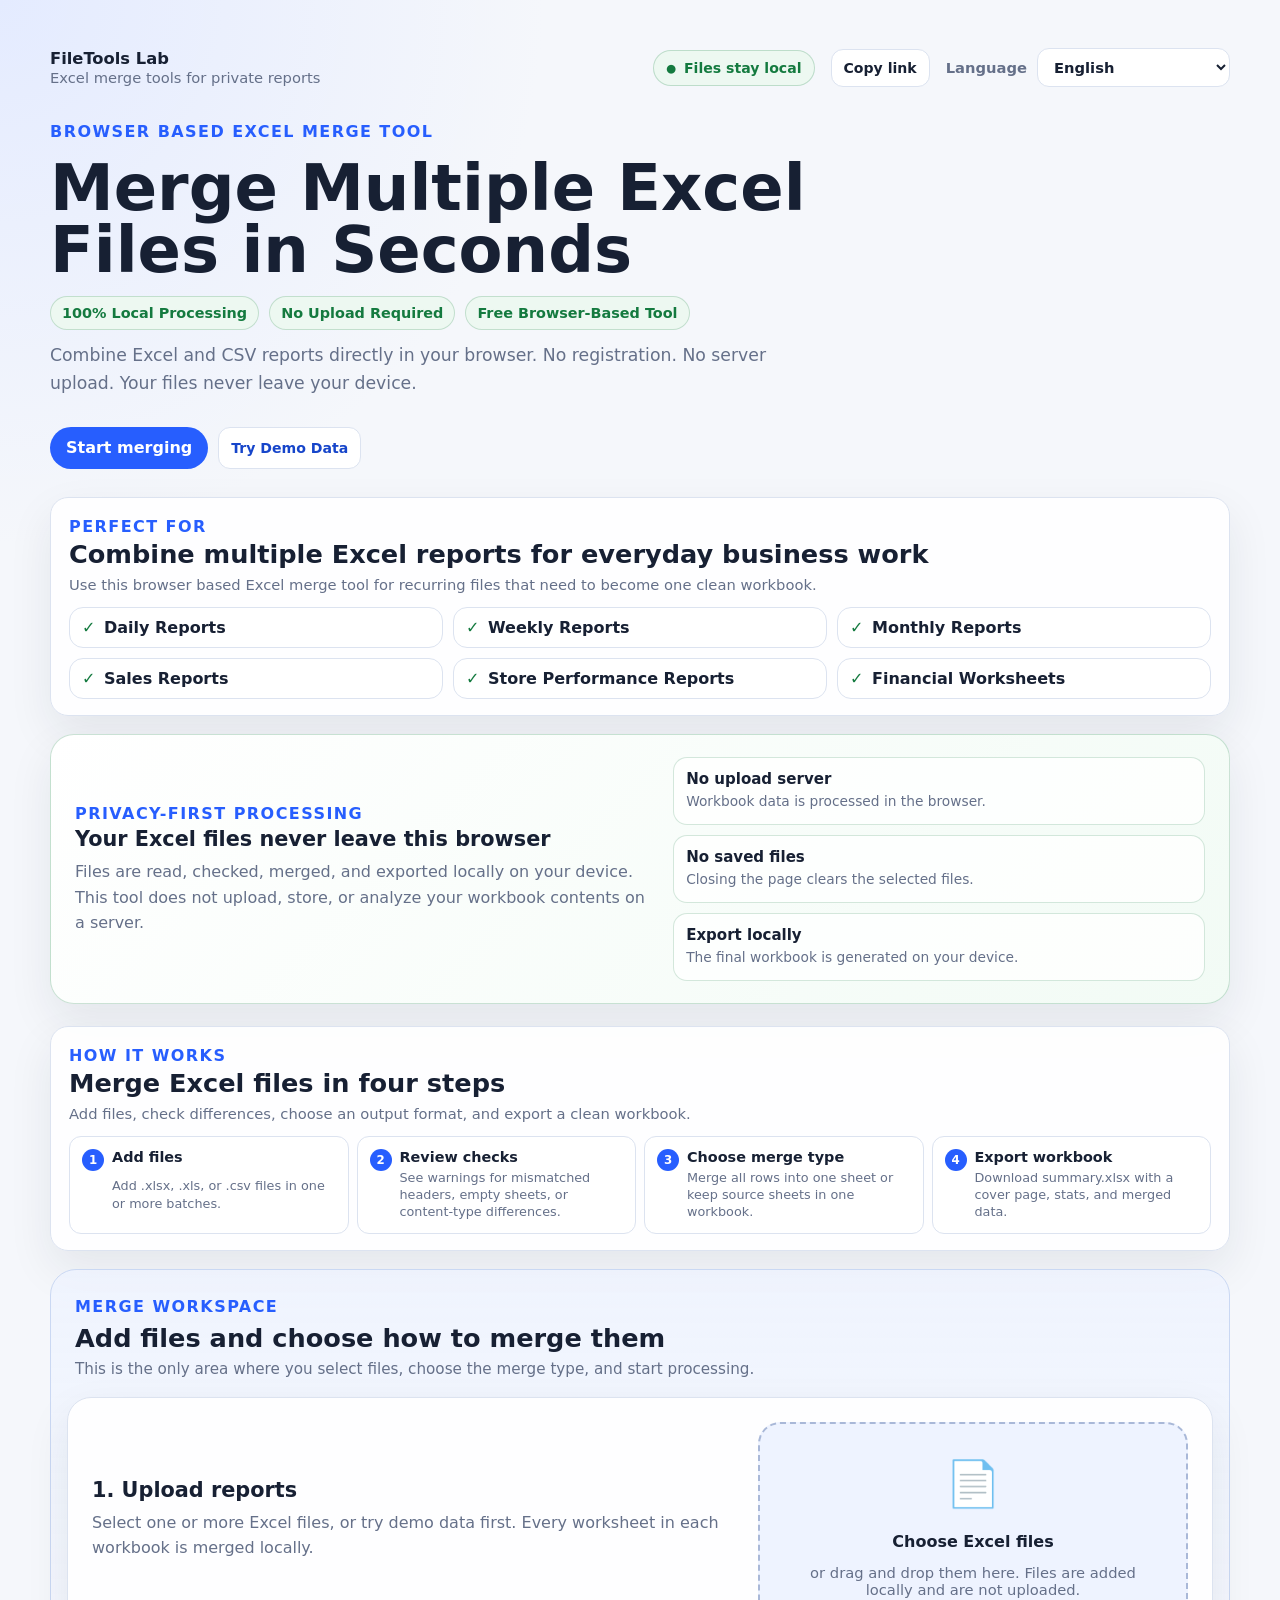
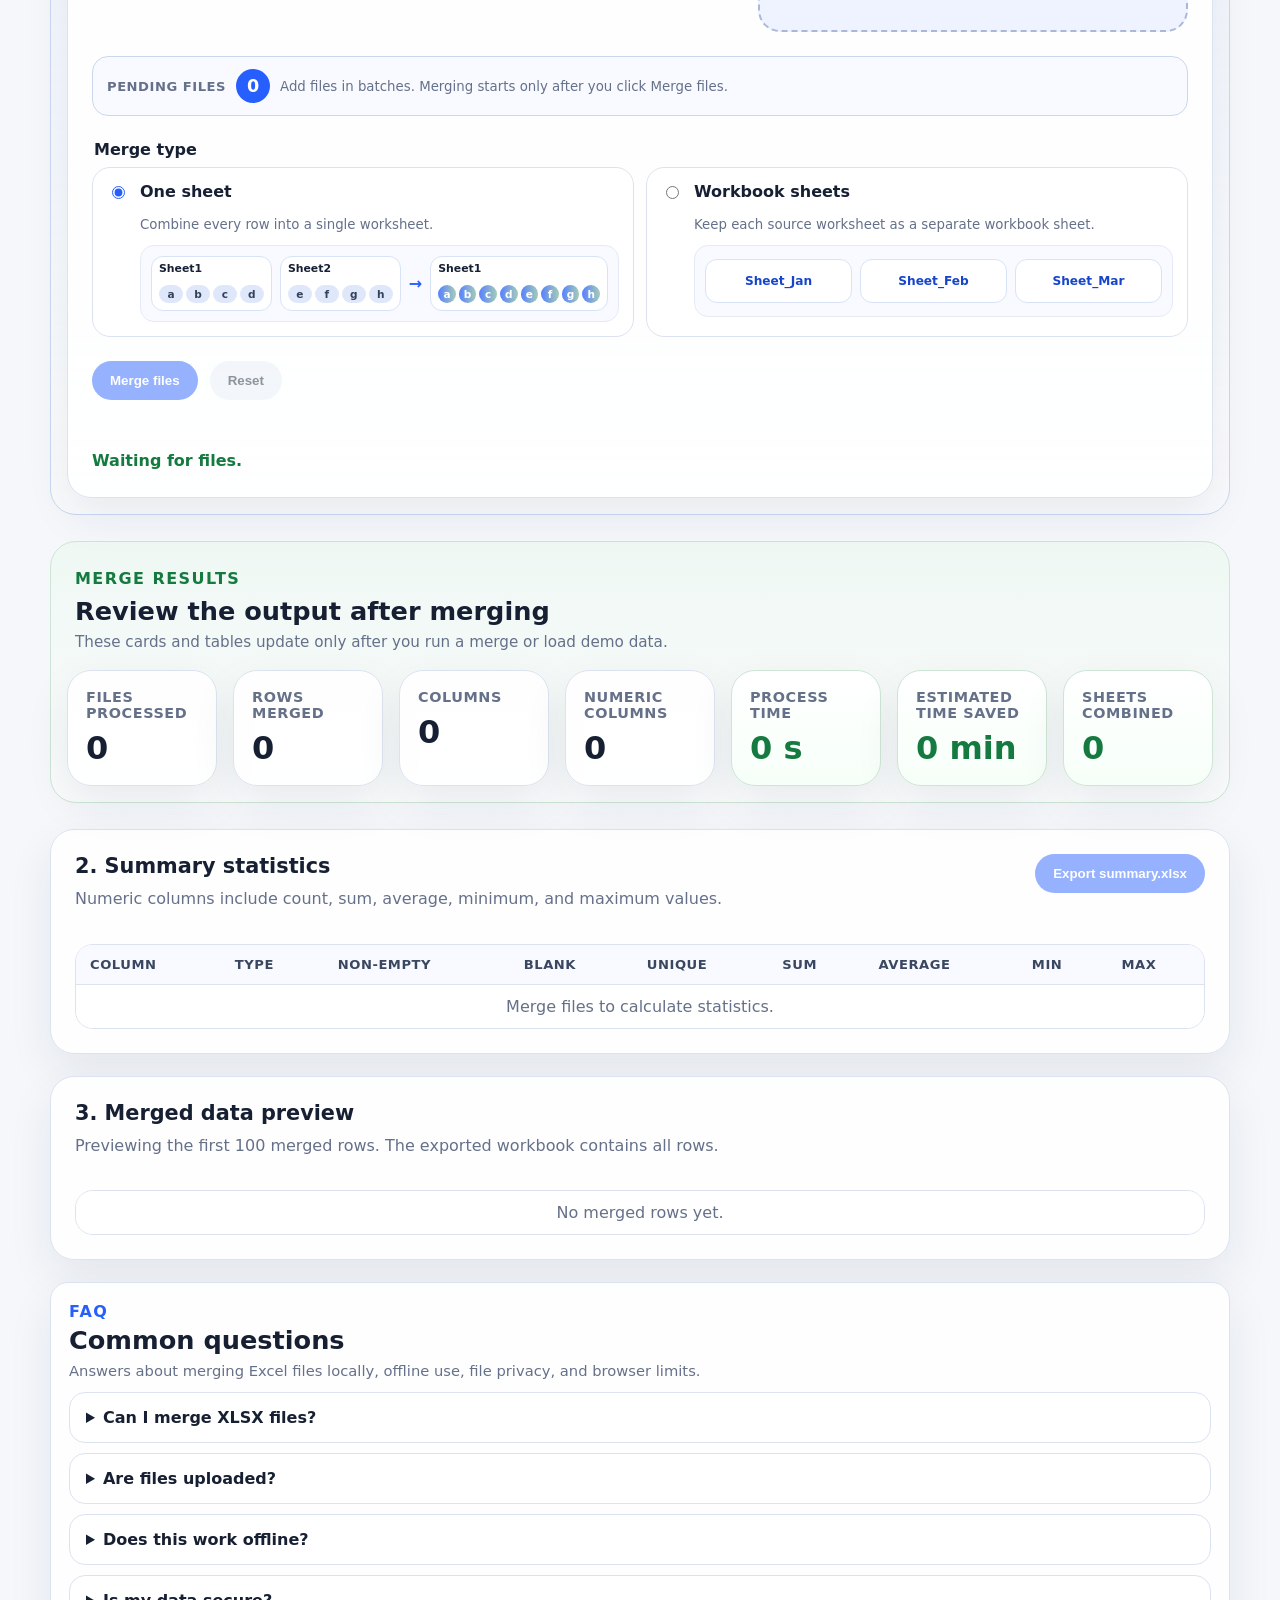
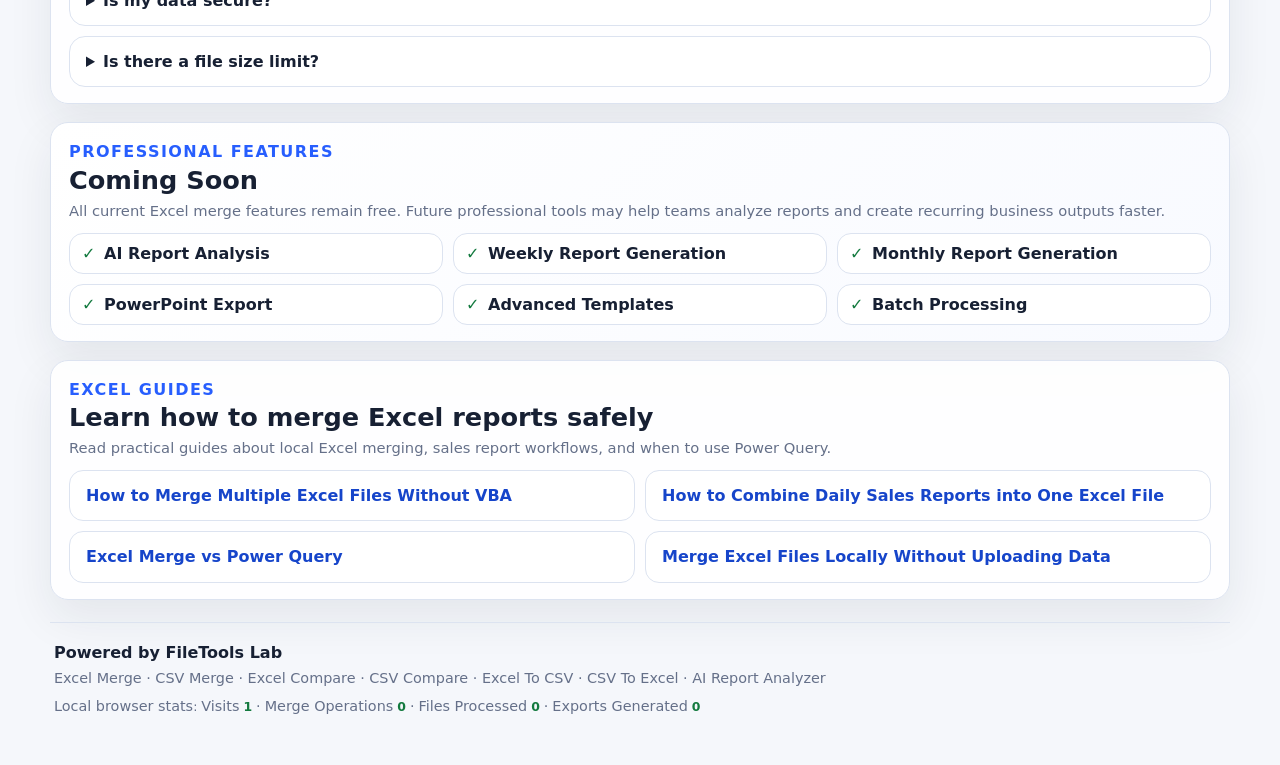
<file: index.html>
<!DOCTYPE html>
<html lang="en">
<head>
  <meta charset="UTF-8" />
  <meta name="viewport" content="width=device-width, initial-scale=1.0" />
  <meta name="description" content="Merge multiple Excel files without uploading. Combine XLSX, XLS and CSV reports locally in your browser with this free offline Excel merge tool." />
  <meta name="keywords" content="merge excel files without uploading, merge excel files locally, offline excel merge tool, combine multiple excel reports, merge sales reports excel, merge daily reports excel, merge monthly reports excel, browser based excel merge" />
  <meta name="robots" content="index, follow" />
  <link rel="canonical" href="https://filetools-lab.github.io/excelmerge/" />
  <meta property="og:title" content="Merge Multiple Excel Files in Seconds - Local Browser Tool" />
  <meta property="og:description" content="Merge Excel files locally without uploading. Combine daily, weekly, monthly and sales reports directly in your browser." />
  <meta property="og:type" content="website" />
  <meta property="og:url" content="https://filetools-lab.github.io/excelmerge/" />
  <meta name="twitter:card" content="summary" />
  <title>Merge Multiple Excel Files in Seconds - Local Excel Merge Tool</title>
  <script type="application/ld+json">
    {
      "@context": "https://schema.org",
      "@type": "WebApplication",
      "name": "FileTools Lab Excel Merge",
      "applicationCategory": "BusinessApplication",
      "operatingSystem": "Web",
      "url": "https://filetools-lab.github.io/excelmerge/",
      "description": "Merge multiple Excel files without uploading. Combine XLSX, XLS and CSV reports locally in your browser with this free offline Excel merge tool.",
      "offers": {
        "@type": "Offer",
        "price": "0",
        "priceCurrency": "USD"
      },
      "featureList": [
        "Merge Excel files locally without uploading",
        "Combine multiple Excel reports",
        "Merge daily, weekly, monthly and sales reports",
        "Merge CSV files locally",
        "Check header mismatches",
        "Export summary workbook",
        "No server upload"
      ]
    }
  </script>
  <link rel="stylesheet" href="styles.css" />
</head>
<body>
  <main class="app-shell">
    <header class="top-bar">
      <div>
        <strong data-i18n="brand">FileTools Lab</strong>
        <span data-i18n="brandTagline">Excel merge tools for private reports</span>
      </div>
      <div class="privacy-badge" title="Local processing">
        <span aria-hidden="true">●</span>
        <strong data-i18n="privacyBadge">Files stay local</strong>
      </div>
      <nav class="top-actions" aria-label="Site actions">
        <button id="share-button" type="button" class="small-button" data-i18n="shareButton">Copy link</button>
      </nav>
      <label class="language-switcher" for="language-select">
        <span data-i18n="languageLabel">Language</span>
        <select id="language-select">
          <option value="en">English</option>
          <option value="zh">中文</option>
          <option value="hi">हिन्दी</option>
          <option value="ja">日本語</option>
          <option value="pt">Português</option>
          <option value="id">Bahasa Indonesia</option>
        </select>
      </label>
    </header>

    <section class="hero" aria-labelledby="app-title">
      <p class="eyebrow" data-i18n="eyebrow">Browser-only Excel utility</p>
      <h1 id="app-title" data-i18n="heroTitle">Merge Multiple Excel Files in Seconds</h1>
      <ul class="hero-points" aria-label="Key benefits">
        <li data-i18n="heroPointLocal">100% Local Processing</li>
        <li data-i18n="heroPointUpload">No Upload Required</li>
        <li data-i18n="heroPointFree">Free Browser-Based Tool</li>
      </ul>
      <p class="hero-copy" data-i18n-html="heroCopy">
        Combine Excel and CSV reports directly in your browser. No registration. No server upload. Your files never leave your device.
      </p>
      <div class="hero-actions">
        <a class="primary-action" href="#upload-title" data-i18n="heroStartButton">Start merging</a>
        <button id="demo-button" type="button" class="small-button demo-button" data-i18n="demoDataButton">Try Demo Data</button>
      </div>
    </section>

    <section class="content-section use-cases" aria-labelledby="use-cases-title">
      <div class="section-header">
        <div>
          <p class="eyebrow" data-i18n="useCasesEyebrow">Perfect For</p>
          <h2 id="use-cases-title" data-i18n="useCasesTitle">Combine multiple Excel reports for everyday business work</h2>
          <p data-i18n="useCasesCopy">Use this browser based Excel merge tool for recurring files that need to become one clean workbook.</p>
        </div>
      </div>
      <ul class="check-grid">
        <li data-i18n="useCaseDaily">Daily Reports</li>
        <li data-i18n="useCaseWeekly">Weekly Reports</li>
        <li data-i18n="useCaseMonthly">Monthly Reports</li>
        <li data-i18n="useCaseSales">Sales Reports</li>
        <li data-i18n="useCaseStore">Store Performance Reports</li>
        <li data-i18n="useCaseFinancial">Financial Worksheets</li>
      </ul>
    </section>

    <section class="privacy-panel" aria-labelledby="privacy-title">
      <div>
        <p class="eyebrow" data-i18n="privacyEyebrow">Privacy-first processing</p>
        <h2 id="privacy-title" data-i18n="privacyTitle">Your Excel files never leave this browser</h2>
        <p data-i18n="privacyCopy">
          Files are read, checked, merged, and exported locally on your device. This tool does not upload, store, or analyze your workbook contents on a server.
        </p>
      </div>
      <ul class="privacy-points">
        <li><strong data-i18n="privacyPointA">No upload server</strong><span data-i18n="privacyPointACopy">Workbook data is processed in the browser.</span></li>
        <li><strong data-i18n="privacyPointB">No saved files</strong><span data-i18n="privacyPointBCopy">Closing the page clears the selected files.</span></li>
        <li><strong data-i18n="privacyPointC">Export locally</strong><span data-i18n="privacyPointCCopy">The final workbook is generated on your device.</span></li>
      </ul>
    </section>

    <section class="content-section" aria-labelledby="steps-title">
      <div class="section-header">
        <div>
          <p class="eyebrow" data-i18n="stepsEyebrow">How it works</p>
          <h2 id="steps-title" data-i18n="stepsTitle">Merge Excel files in four steps</h2>
          <p data-i18n="stepsCopy">Add files, check differences, choose an output format, and export a clean workbook.</p>
        </div>
      </div>
      <ol class="steps-grid">
        <li><strong data-i18n="stepOneTitle">Add files</strong><span data-i18n="stepOneCopy">Add .xlsx, .xls, or .csv files in one or more batches.</span></li>
        <li><strong data-i18n="stepTwoTitle">Review checks</strong><span data-i18n="stepTwoCopy">See warnings for mismatched headers, empty sheets, or content-type differences.</span></li>
        <li><strong data-i18n="stepThreeTitle">Choose merge type</strong><span data-i18n="stepThreeCopy">Merge all rows into one sheet or keep source sheets in one workbook.</span></li>
        <li><strong data-i18n="stepFourTitle">Export workbook</strong><span data-i18n="stepFourCopy">Download summary.xlsx with a cover page, stats, and merged data.</span></li>
      </ol>
    </section>

    <section class="workspace-section" aria-labelledby="workspace-title">
      <div class="section-band">
        <p class="eyebrow" data-i18n="workspaceEyebrow">Merge Workspace</p>
        <h2 id="workspace-title" data-i18n="workspaceTitle">Add files and choose how to merge them</h2>
        <p data-i18n="workspaceCopy">This is the only area where you select files, choose the merge type, and start processing.</p>
      </div>
      <div class="card uploader" aria-labelledby="upload-title">
      <div>
        <h2 id="upload-title" data-i18n="uploadTitle">1. Upload reports</h2>
        <p data-i18n="uploadCopy">Select one or more Excel files, or try demo data first. Every worksheet in each workbook is merged locally.</p>
      </div>
      <label class="drop-zone" for="file-input">
        <span class="drop-icon" aria-hidden="true">📄</span>
        <span class="drop-title" data-i18n="dropTitle">Choose Excel files</span>
        <span class="drop-hint" data-i18n="dropHint">or drag and drop them here</span>
        <input id="file-input" type="file" accept=".xlsx,.xls,.csv" multiple />
      </label>
      <div class="pending-summary" aria-live="polite">
        <span data-i18n="pendingLabel">Pending files</span>
        <strong id="pending-count">0</strong>
        <small data-i18n="pendingHint">Add files in batches. Merging starts only after you click Merge files.</small>
      </div>
      <fieldset class="merge-options" aria-label="Merge type">
        <legend data-i18n="mergeType">Merge type</legend>
        <label class="option-card">
          <input type="radio" name="merge-mode" value="single" checked />
          <span class="option-body">
            <strong data-i18n="oneSheet">One sheet</strong>
            <small data-i18n="oneSheetCopy">Combine every row into a single worksheet.</small>
            <span class="mode-preview one-sheet-preview" aria-hidden="true">
              <span class="sheet-mini">
                <strong>Sheet1</strong>
                <span class="letter-row"><i>a</i><i>b</i><i>c</i><i>d</i></span>
              </span>
              <span class="sheet-mini">
                <strong>Sheet2</strong>
                <span class="letter-row"><i>e</i><i>f</i><i>g</i><i>h</i></span>
              </span>
              <span class="preview-arrow">→</span>
              <span class="sheet-mini merged-mini">
                <strong>Sheet1</strong>
                <span class="letter-row"><i>a</i><i>b</i><i>c</i><i>d</i><i>e</i><i>f</i><i>g</i><i>h</i></span>
              </span>
            </span>
          </span>
        </label>
        <label class="option-card">
          <input type="radio" name="merge-mode" value="workbook" />
          <span class="option-body">
            <strong data-i18n="workbookSheets">Workbook sheets</strong>
            <small data-i18n="workbookSheetsCopy">Keep each source worksheet as a separate workbook sheet.</small>
            <span class="mode-preview workbook-preview" aria-hidden="true">
              <span class="sheet-pill">Sheet_Jan</span>
              <span class="sheet-pill">Sheet_Feb</span>
              <span class="sheet-pill">Sheet_Mar</span>
            </span>
          </span>
        </label>
      </fieldset>
      <div class="actions">
        <button id="merge-button" type="button" disabled data-i18n="mergeButton">Merge files</button>
        <button id="reset-button" type="button" class="secondary" disabled data-i18n="resetButton">Reset</button>
      </div>
      <ul id="file-list" class="file-list" aria-live="polite"></ul>
      <p id="status" class="status" role="status" data-i18n="waitingStatus">Waiting for files.</p>
      </div>
    </section>

    <section class="results-section" aria-labelledby="results-title">
      <div class="section-band result-band">
        <p class="eyebrow" data-i18n="resultsEyebrow">Merge Results</p>
        <h2 id="results-title" data-i18n="resultsTitle">Review the output after merging</h2>
        <p data-i18n="resultsCopy">These cards and tables update only after you run a merge or load demo data.</p>
      </div>
      <div class="stats-grid" aria-label="Workbook summary statistics">
        <article class="stat-card">
          <span class="stat-label" data-i18n="statFiles">Files Processed</span>
          <strong id="stat-files">0</strong>
        </article>
        <article class="stat-card">
          <span class="stat-label" data-i18n="statRows">Rows Merged</span>
          <strong id="stat-rows">0</strong>
        </article>
        <article class="stat-card">
          <span class="stat-label" data-i18n="statColumns">Columns</span>
          <strong id="stat-columns">0</strong>
        </article>
        <article class="stat-card">
          <span class="stat-label" data-i18n="statNumeric">Numeric columns</span>
          <strong id="stat-numeric">0</strong>
        </article>
        <article class="stat-card result-card">
          <span class="stat-label" data-i18n="statProcessTime">Process time</span>
          <strong id="stat-process-time">0s</strong>
        </article>
        <article class="stat-card result-card">
          <span class="stat-label" data-i18n="statTimeSaved">Estimated Time Saved</span>
          <strong id="stat-time-saved">0 min</strong>
        </article>
        <article class="stat-card result-card">
          <span class="stat-label" data-i18n="statSheetsCombined">Sheets combined</span>
          <strong id="stat-sheets">0</strong>
        </article>
      </div>
    </section>

    <section class="card" aria-labelledby="stats-title">
      <div class="section-header">
        <div>
          <h2 id="stats-title" data-i18n="statsTitle">2. Summary statistics</h2>
          <p data-i18n="statsCopy">Numeric columns include count, sum, average, minimum, and maximum values.</p>
        </div>
        <button id="export-button" type="button" disabled data-i18n="exportButton">Export summary.xlsx</button>
      </div>
      <div class="table-wrap">
        <table id="stats-table">
          <thead>
            <tr>
              <th data-i18n="columnHeader">Column</th>
              <th data-i18n="typeHeader">Type</th>
              <th data-i18n="nonEmptyHeader">Non-empty</th>
              <th data-i18n="blankHeader">Blank</th>
              <th data-i18n="uniqueHeader">Unique</th>
              <th data-i18n="sumHeader">Sum</th>
              <th data-i18n="averageHeader">Average</th>
              <th data-i18n="minHeader">Min</th>
              <th data-i18n="maxHeader">Max</th>
            </tr>
          </thead>
          <tbody>
            <tr><td colspan="9" class="empty-state" data-i18n="statsEmpty">Merge files to calculate statistics.</td></tr>
          </tbody>
        </table>
      </div>
    </section>

    <section class="card" aria-labelledby="preview-title">
      <div class="section-header">
        <div>
          <h2 id="preview-title" data-i18n="previewTitle">3. Merged data preview</h2>
          <p data-i18n="previewCopy">Previewing the first 100 merged rows. The exported workbook contains all rows.</p>
        </div>
      </div>
      <div class="table-wrap preview-wrap">
        <table id="preview-table">
          <tbody>
            <tr><td class="empty-state" data-i18n="previewEmpty">No merged rows yet.</td></tr>
          </tbody>
        </table>
      </div>
    </section>

    <section class="content-section" aria-labelledby="faq-title">
      <div class="section-header">
        <div>
          <p class="eyebrow" data-i18n="faqEyebrow">FAQ</p>
          <h2 id="faq-title" data-i18n="faqTitle">Common questions</h2>
          <p data-i18n="faqCopy">Answers for privacy, file formats, merge behavior, and mismatch checks.</p>
        </div>
      </div>
      <div class="faq-list">
        <details>
          <summary data-i18n="faqXlsxQuestion">Can I merge XLSX files?</summary>
          <p data-i18n="faqXlsxAnswer">Yes. This free browser based Excel merge tool supports XLSX, XLS and CSV files.</p>
        </details>
        <details>
          <summary data-i18n="faqUploadQuestion">Are files uploaded?</summary>
          <p data-i18n="faqUploadAnswer">No. All processing happens locally in your browser, so you can merge Excel files without uploading sensitive data.</p>
        </details>
        <details>
          <summary data-i18n="faqOfflineQuestion">Does this work offline?</summary>
          <p data-i18n="faqOfflineAnswer">Yes. After loading the page you can continue working offline in the same browser tab.</p>
        </details>
        <details>
          <summary data-i18n="faqSecureQuestion">Is my data secure?</summary>
          <p data-i18n="faqSecureAnswer">Yes. Your files never leave your computer, which makes this useful for financial worksheets, sales reports and private business data.</p>
        </details>
        <details>
          <summary data-i18n="faqLimitQuestion">Is there a file size limit?</summary>
          <p data-i18n="faqLimitAnswer">There is no server file size limit. The practical limit is your browser memory and device performance.</p>
        </details>
      </div>
    </section>

    <section class="content-section professional-section" aria-labelledby="professional-title">
      <div class="section-header">
        <div>
          <p class="eyebrow" data-i18n="professionalEyebrow">Professional Features</p>
          <h2 id="professional-title" data-i18n="professionalTitle">Coming Soon</h2>
          <p data-i18n="professionalCopy">All current Excel merge features remain free. Future professional tools may help teams analyze reports and create recurring business outputs faster.</p>
        </div>
      </div>
      <ul class="feature-list">
        <li data-i18n="proAi">AI Report Analysis</li>
        <li data-i18n="proWeekly">Weekly Report Generation</li>
        <li data-i18n="proMonthly">Monthly Report Generation</li>
        <li data-i18n="proPpt">PowerPoint Export</li>
        <li data-i18n="proTemplates">Advanced Templates</li>
        <li data-i18n="proBatch">Batch Processing</li>
      </ul>
    </section>

    <section class="content-section" aria-labelledby="blog-title">
      <div class="section-header">
        <div>
          <p class="eyebrow" data-i18n="blogEyebrow">Excel Guides</p>
          <h2 id="blog-title" data-i18n="blogTitle">Learn how to merge Excel reports safely</h2>
          <p data-i18n="blogCopy">Read practical guides about local Excel merging, sales report workflows, and when to use Power Query.</p>
        </div>
      </div>
      <div class="blog-list">
        <a href="blog/merge-multiple-excel-files-without-vba.html" data-i18n="blogArticleOne">How to Merge Multiple Excel Files Without VBA</a>
        <a href="blog/combine-daily-sales-reports.html" data-i18n="blogArticleTwo">How to Combine Daily Sales Reports into One Excel File</a>
        <a href="blog/excel-merge-vs-power-query.html" data-i18n="blogArticleThree">Excel Merge vs Power Query</a>
        <a href="blog/merge-excel-files-locally-without-uploading.html" data-i18n="blogArticleFour">Merge Excel Files Locally Without Uploading Data</a>
      </div>
    </section>

    <footer class="site-footer">
      <strong data-i18n="footerBrand">Powered by FileTools Lab</strong>
      <span data-i18n="footerRoadmap">Excel Merge · CSV Merge · Excel Compare · CSV Compare · Excel To CSV · CSV To Excel · AI Report Analyzer</span>
      <small class="footer-analytics" aria-label="Local usage counters">
        <span data-i18n="analyticsLocalLabel">Local browser stats</span>:
        <span data-i18n="analyticsVisits">Visits</span> <strong id="analytics-visits">0</strong>
        <span aria-hidden="true">·</span>
        <span data-i18n="analyticsMerges">Merge Operations</span> <strong id="analytics-merges">0</strong>
        <span aria-hidden="true">·</span>
        <span data-i18n="analyticsFiles">Files Processed</span> <strong id="analytics-files">0</strong>
        <span aria-hidden="true">·</span>
        <span data-i18n="analyticsExports">Exports Generated</span> <strong id="analytics-exports">0</strong>
      </small>
    </footer>
  </main>

  <div id="validation-modal" class="modal-backdrop" hidden>
    <section class="modal-card" role="dialog" aria-modal="true" aria-labelledby="validation-title">
      <div class="modal-header">
        <div>
          <p class="eyebrow" data-i18n="validationEyebrow">Review needed</p>
          <h2 id="validation-title" data-i18n="validationTitle">Some tables do not match</h2>
        </div>
      </div>
      <p data-i18n="validationCopy">The files can still be merged, but these differences may affect the output. Please review them first.</p>
      <div id="validation-list" class="validation-list"></div>
      <div class="modal-actions">
        <button id="review-files-button" type="button" class="secondary" data-i18n="reviewFilesButton">Return to check</button>
        <button id="continue-merge-button" type="button" data-i18n="continueMergeButton">Continue merge</button>
      </div>
    </section>
  </div>

  <script src="https://cdn.sheetjs.com/xlsx-0.20.3/package/dist/xlsx.full.min.js"></script>
  <script src="app.js"></script>
</body>
</html>
</file>
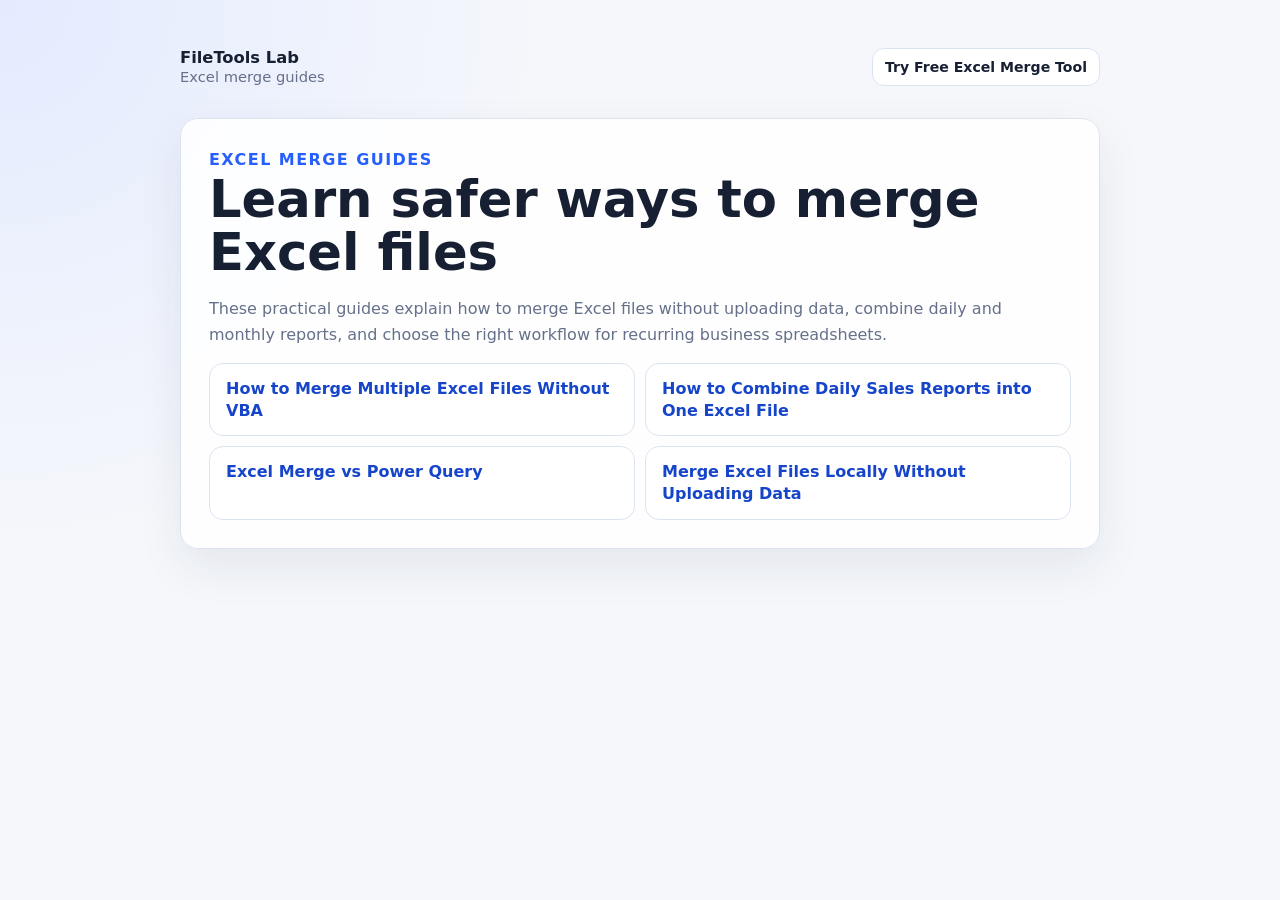
<file: blog/index.html>
<!DOCTYPE html>
<html lang="en">
<head>
  <meta charset="UTF-8" />
  <meta name="viewport" content="width=device-width, initial-scale=1.0" />
  <meta name="description" content="Guides from FileTools Lab about merging Excel files locally, combining daily sales reports, and choosing safe browser-based Excel workflows." />
  <meta name="robots" content="index, follow" />
  <link rel="canonical" href="https://filetools-lab.github.io/excelmerge/blog/" />
  <link rel="stylesheet" href="../styles.css" />
  <title>Excel Merge Guides - FileTools Lab</title>
</head>
<body>
  <main class="app-shell article-shell">
    <header class="top-bar">
      <div>
        <strong>FileTools Lab</strong>
        <span>Excel merge guides</span>
      </div>
      <a class="small-button" href="../">Try Free Excel Merge Tool</a>
    </header>

    <article class="content-section article-page">
      <p class="eyebrow">Excel Merge Guides</p>
      <h1>Learn safer ways to merge Excel files</h1>
      <p>These practical guides explain how to merge Excel files without uploading data, combine daily and monthly reports, and choose the right workflow for recurring business spreadsheets.</p>
      <div class="blog-list">
        <a href="merge-multiple-excel-files-without-vba.html">How to Merge Multiple Excel Files Without VBA</a>
        <a href="combine-daily-sales-reports.html">How to Combine Daily Sales Reports into One Excel File</a>
        <a href="excel-merge-vs-power-query.html">Excel Merge vs Power Query</a>
        <a href="merge-excel-files-locally-without-uploading.html">Merge Excel Files Locally Without Uploading Data</a>
      </div>
    </article>
  </main>
</body>
</html>
</file>
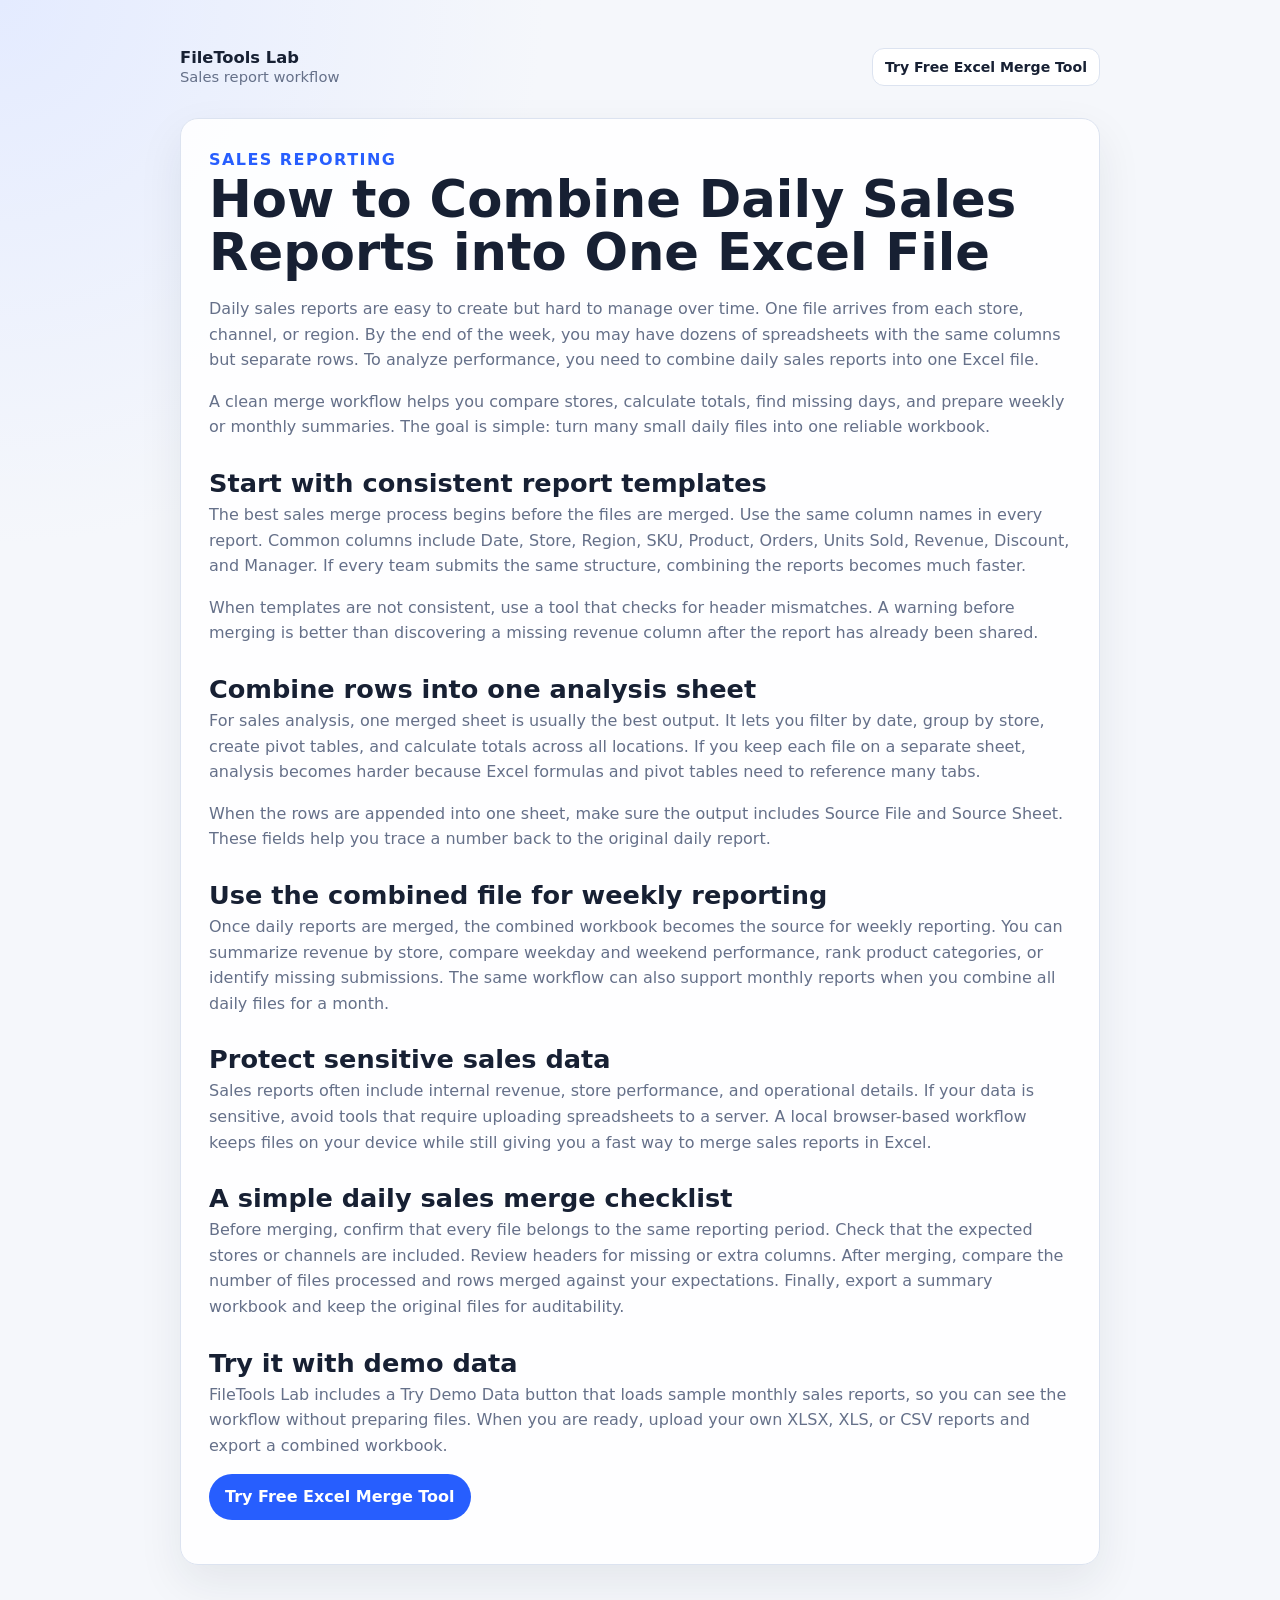
<file: blog/combine-daily-sales-reports.html>
<!DOCTYPE html>
<html lang="en">
<head>
  <meta charset="UTF-8" />
  <meta name="viewport" content="width=device-width, initial-scale=1.0" />
  <meta name="description" content="A practical guide to combine daily sales reports into one Excel file for store performance, revenue analysis, and weekly reporting." />
  <meta name="robots" content="index, follow" />
  <link rel="canonical" href="https://filetools-lab.github.io/excelmerge/blog/combine-daily-sales-reports.html" />
  <link rel="stylesheet" href="../styles.css" />
  <title>How to Combine Daily Sales Reports into One Excel File</title>
</head>
<body>
  <main class="app-shell article-shell">
    <header class="top-bar">
      <div><strong>FileTools Lab</strong><span>Sales report workflow</span></div>
      <a class="small-button" href="../">Try Free Excel Merge Tool</a>
    </header>
    <article class="content-section article-page">
      <p class="eyebrow">Sales Reporting</p>
      <h1>How to Combine Daily Sales Reports into One Excel File</h1>
      <p>Daily sales reports are easy to create but hard to manage over time. One file arrives from each store, channel, or region. By the end of the week, you may have dozens of spreadsheets with the same columns but separate rows. To analyze performance, you need to combine daily sales reports into one Excel file.</p>
      <p>A clean merge workflow helps you compare stores, calculate totals, find missing days, and prepare weekly or monthly summaries. The goal is simple: turn many small daily files into one reliable workbook.</p>
      <h2>Start with consistent report templates</h2>
      <p>The best sales merge process begins before the files are merged. Use the same column names in every report. Common columns include Date, Store, Region, SKU, Product, Orders, Units Sold, Revenue, Discount, and Manager. If every team submits the same structure, combining the reports becomes much faster.</p>
      <p>When templates are not consistent, use a tool that checks for header mismatches. A warning before merging is better than discovering a missing revenue column after the report has already been shared.</p>
      <h2>Combine rows into one analysis sheet</h2>
      <p>For sales analysis, one merged sheet is usually the best output. It lets you filter by date, group by store, create pivot tables, and calculate totals across all locations. If you keep each file on a separate sheet, analysis becomes harder because Excel formulas and pivot tables need to reference many tabs.</p>
      <p>When the rows are appended into one sheet, make sure the output includes Source File and Source Sheet. These fields help you trace a number back to the original daily report.</p>
      <h2>Use the combined file for weekly reporting</h2>
      <p>Once daily reports are merged, the combined workbook becomes the source for weekly reporting. You can summarize revenue by store, compare weekday and weekend performance, rank product categories, or identify missing submissions. The same workflow can also support monthly reports when you combine all daily files for a month.</p>
      <h2>Protect sensitive sales data</h2>
      <p>Sales reports often include internal revenue, store performance, and operational details. If your data is sensitive, avoid tools that require uploading spreadsheets to a server. A local browser-based workflow keeps files on your device while still giving you a fast way to merge sales reports in Excel.</p>
      <h2>A simple daily sales merge checklist</h2>
      <p>Before merging, confirm that every file belongs to the same reporting period. Check that the expected stores or channels are included. Review headers for missing or extra columns. After merging, compare the number of files processed and rows merged against your expectations. Finally, export a summary workbook and keep the original files for auditability.</p>
      <h2>Try it with demo data</h2>
      <p>FileTools Lab includes a Try Demo Data button that loads sample monthly sales reports, so you can see the workflow without preparing files. When you are ready, upload your own XLSX, XLS, or CSV reports and export a combined workbook.</p>
      <p><a class="primary-action" href="../">Try Free Excel Merge Tool</a></p>
    </article>
  </main>
</body>
</html>
</file>
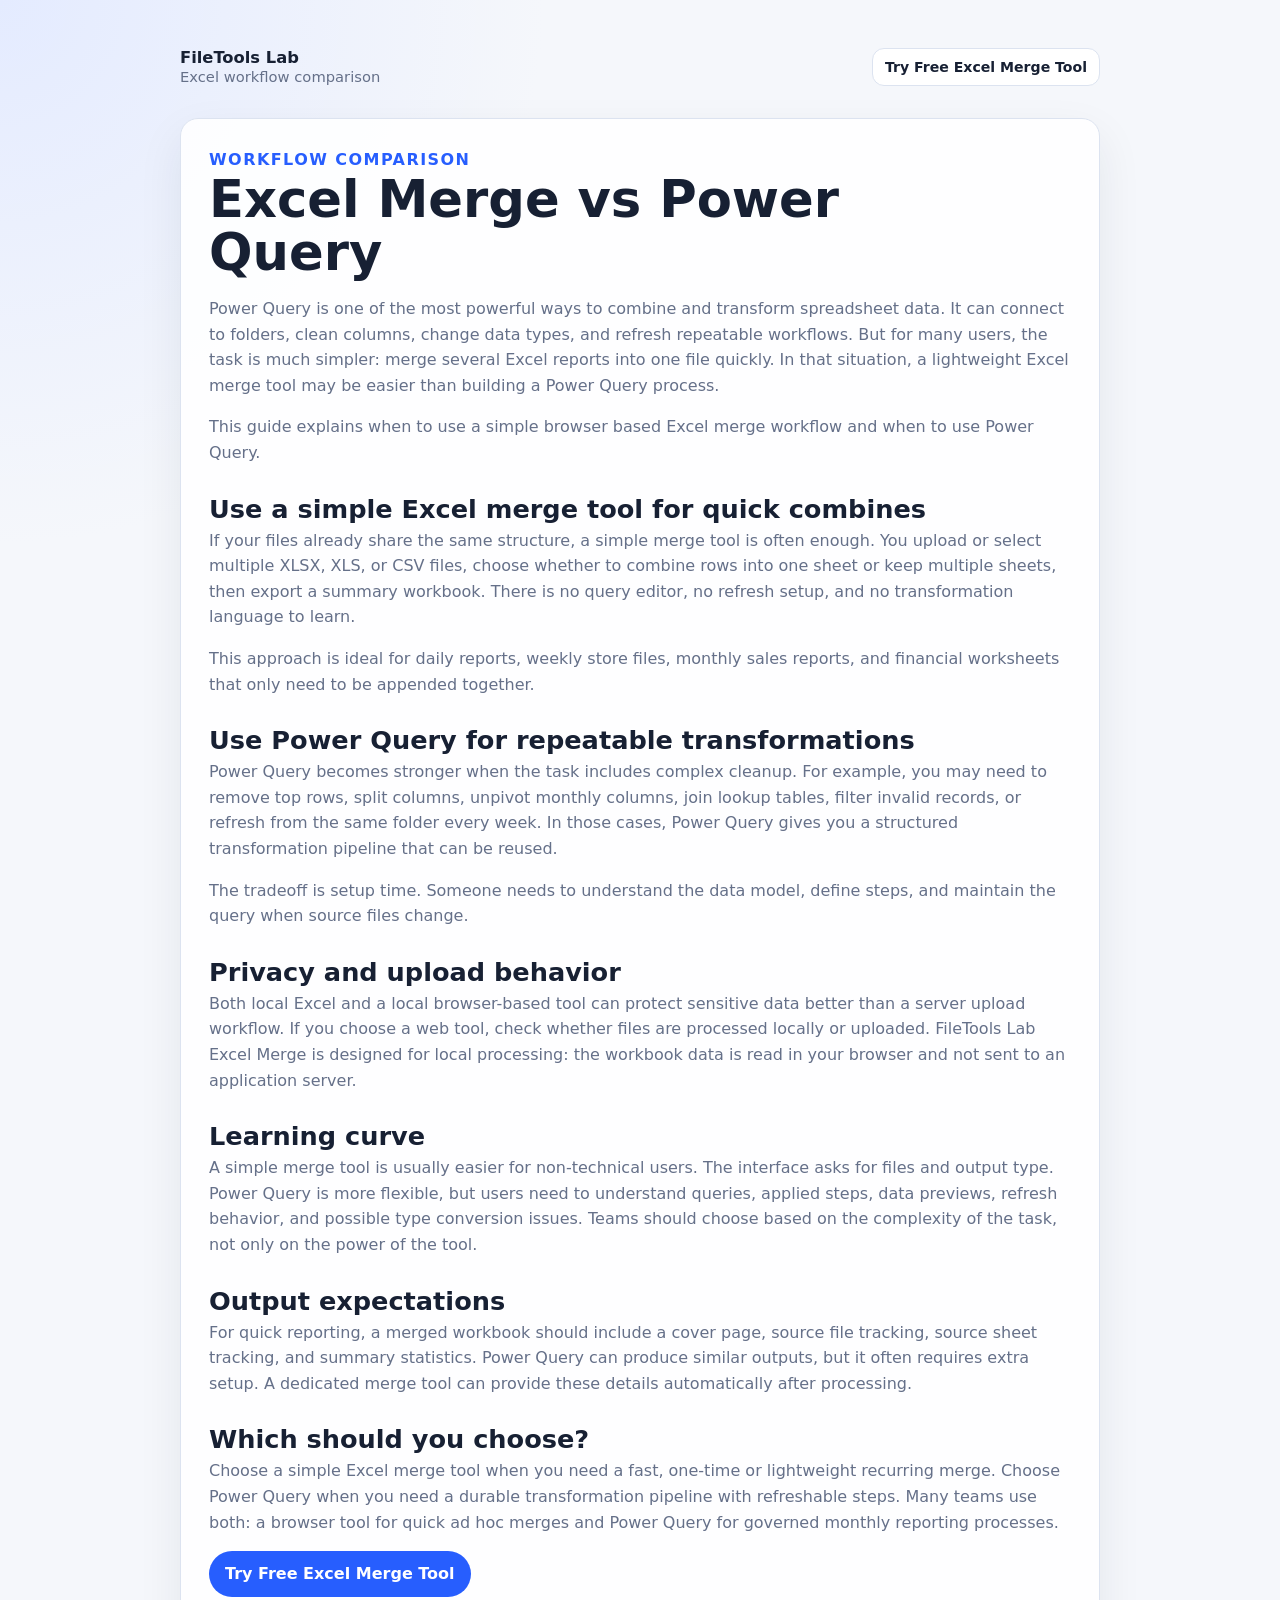
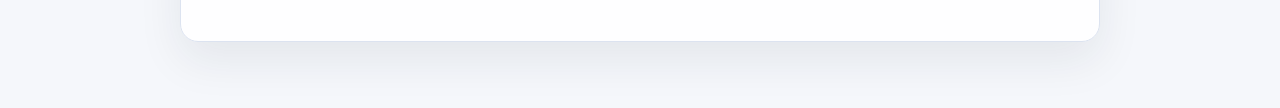
<file: blog/excel-merge-vs-power-query.html>
<!DOCTYPE html>
<html lang="en">
<head>
  <meta charset="UTF-8" />
  <meta name="viewport" content="width=device-width, initial-scale=1.0" />
  <meta name="description" content="Compare a simple Excel merge tool with Power Query and learn which workflow fits recurring reports, quick file combines, and private browser-based merging." />
  <meta name="robots" content="index, follow" />
  <link rel="canonical" href="https://filetools-lab.github.io/excelmerge/blog/excel-merge-vs-power-query.html" />
  <link rel="stylesheet" href="../styles.css" />
  <title>Excel Merge vs Power Query</title>
</head>
<body>
  <main class="app-shell article-shell">
    <header class="top-bar">
      <div><strong>FileTools Lab</strong><span>Excel workflow comparison</span></div>
      <a class="small-button" href="../">Try Free Excel Merge Tool</a>
    </header>
    <article class="content-section article-page">
      <p class="eyebrow">Workflow Comparison</p>
      <h1>Excel Merge vs Power Query</h1>
      <p>Power Query is one of the most powerful ways to combine and transform spreadsheet data. It can connect to folders, clean columns, change data types, and refresh repeatable workflows. But for many users, the task is much simpler: merge several Excel reports into one file quickly. In that situation, a lightweight Excel merge tool may be easier than building a Power Query process.</p>
      <p>This guide explains when to use a simple browser based Excel merge workflow and when to use Power Query.</p>
      <h2>Use a simple Excel merge tool for quick combines</h2>
      <p>If your files already share the same structure, a simple merge tool is often enough. You upload or select multiple XLSX, XLS, or CSV files, choose whether to combine rows into one sheet or keep multiple sheets, then export a summary workbook. There is no query editor, no refresh setup, and no transformation language to learn.</p>
      <p>This approach is ideal for daily reports, weekly store files, monthly sales reports, and financial worksheets that only need to be appended together.</p>
      <h2>Use Power Query for repeatable transformations</h2>
      <p>Power Query becomes stronger when the task includes complex cleanup. For example, you may need to remove top rows, split columns, unpivot monthly columns, join lookup tables, filter invalid records, or refresh from the same folder every week. In those cases, Power Query gives you a structured transformation pipeline that can be reused.</p>
      <p>The tradeoff is setup time. Someone needs to understand the data model, define steps, and maintain the query when source files change.</p>
      <h2>Privacy and upload behavior</h2>
      <p>Both local Excel and a local browser-based tool can protect sensitive data better than a server upload workflow. If you choose a web tool, check whether files are processed locally or uploaded. FileTools Lab Excel Merge is designed for local processing: the workbook data is read in your browser and not sent to an application server.</p>
      <h2>Learning curve</h2>
      <p>A simple merge tool is usually easier for non-technical users. The interface asks for files and output type. Power Query is more flexible, but users need to understand queries, applied steps, data previews, refresh behavior, and possible type conversion issues. Teams should choose based on the complexity of the task, not only on the power of the tool.</p>
      <h2>Output expectations</h2>
      <p>For quick reporting, a merged workbook should include a cover page, source file tracking, source sheet tracking, and summary statistics. Power Query can produce similar outputs, but it often requires extra setup. A dedicated merge tool can provide these details automatically after processing.</p>
      <h2>Which should you choose?</h2>
      <p>Choose a simple Excel merge tool when you need a fast, one-time or lightweight recurring merge. Choose Power Query when you need a durable transformation pipeline with refreshable steps. Many teams use both: a browser tool for quick ad hoc merges and Power Query for governed monthly reporting processes.</p>
      <p><a class="primary-action" href="../">Try Free Excel Merge Tool</a></p>
    </article>
  </main>
</body>
</html>
</file>
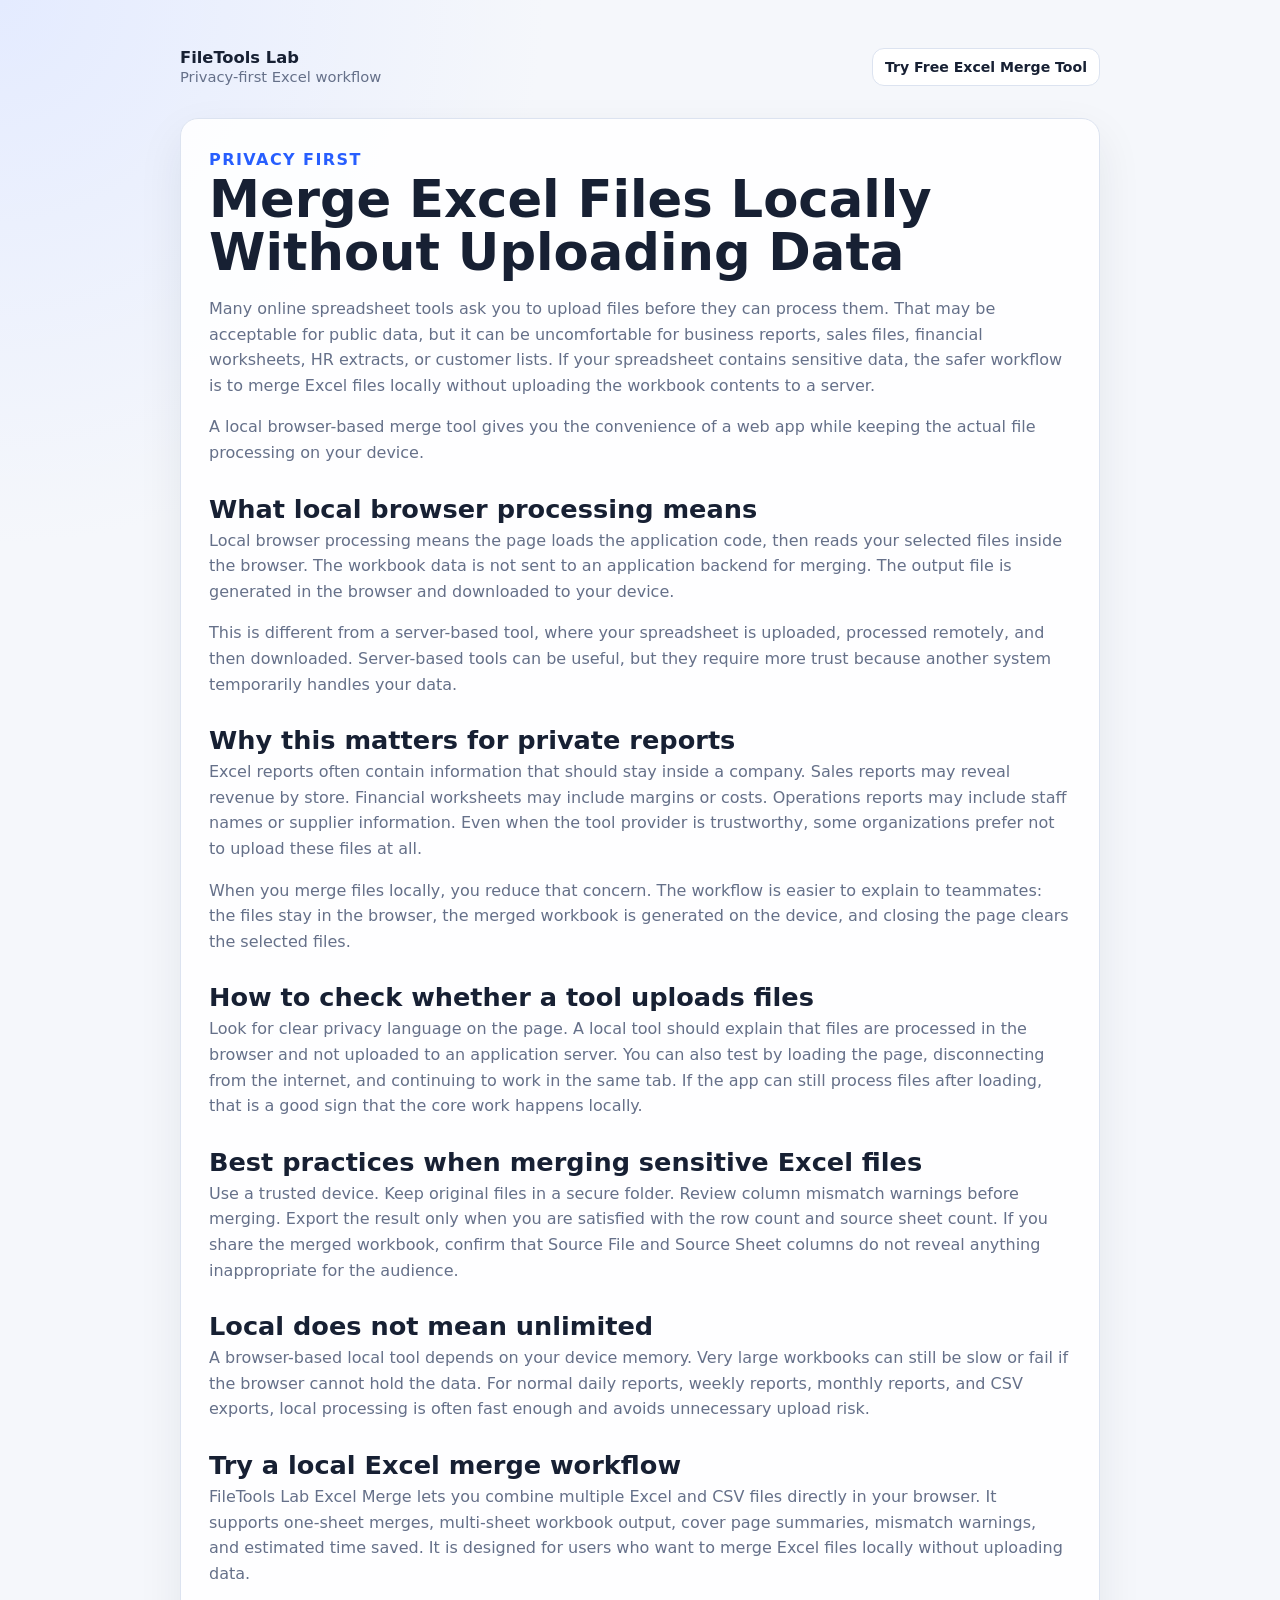
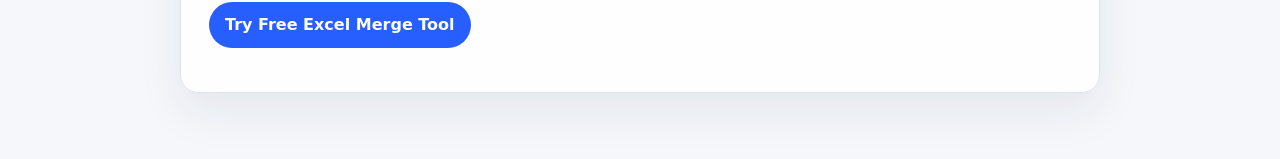
<file: blog/merge-excel-files-locally-without-uploading.html>
<!DOCTYPE html>
<html lang="en">
<head>
  <meta charset="UTF-8" />
  <meta name="viewport" content="width=device-width, initial-scale=1.0" />
  <meta name="description" content="Learn how to merge Excel files locally without uploading data, and why browser-only processing is useful for private reports and financial worksheets." />
  <meta name="robots" content="index, follow" />
  <link rel="canonical" href="https://filetools-lab.github.io/excelmerge/blog/merge-excel-files-locally-without-uploading.html" />
  <link rel="stylesheet" href="../styles.css" />
  <title>Merge Excel Files Locally Without Uploading Data</title>
</head>
<body>
  <main class="app-shell article-shell">
    <header class="top-bar">
      <div><strong>FileTools Lab</strong><span>Privacy-first Excel workflow</span></div>
      <a class="small-button" href="../">Try Free Excel Merge Tool</a>
    </header>
    <article class="content-section article-page">
      <p class="eyebrow">Privacy First</p>
      <h1>Merge Excel Files Locally Without Uploading Data</h1>
      <p>Many online spreadsheet tools ask you to upload files before they can process them. That may be acceptable for public data, but it can be uncomfortable for business reports, sales files, financial worksheets, HR extracts, or customer lists. If your spreadsheet contains sensitive data, the safer workflow is to merge Excel files locally without uploading the workbook contents to a server.</p>
      <p>A local browser-based merge tool gives you the convenience of a web app while keeping the actual file processing on your device.</p>
      <h2>What local browser processing means</h2>
      <p>Local browser processing means the page loads the application code, then reads your selected files inside the browser. The workbook data is not sent to an application backend for merging. The output file is generated in the browser and downloaded to your device.</p>
      <p>This is different from a server-based tool, where your spreadsheet is uploaded, processed remotely, and then downloaded. Server-based tools can be useful, but they require more trust because another system temporarily handles your data.</p>
      <h2>Why this matters for private reports</h2>
      <p>Excel reports often contain information that should stay inside a company. Sales reports may reveal revenue by store. Financial worksheets may include margins or costs. Operations reports may include staff names or supplier information. Even when the tool provider is trustworthy, some organizations prefer not to upload these files at all.</p>
      <p>When you merge files locally, you reduce that concern. The workflow is easier to explain to teammates: the files stay in the browser, the merged workbook is generated on the device, and closing the page clears the selected files.</p>
      <h2>How to check whether a tool uploads files</h2>
      <p>Look for clear privacy language on the page. A local tool should explain that files are processed in the browser and not uploaded to an application server. You can also test by loading the page, disconnecting from the internet, and continuing to work in the same tab. If the app can still process files after loading, that is a good sign that the core work happens locally.</p>
      <h2>Best practices when merging sensitive Excel files</h2>
      <p>Use a trusted device. Keep original files in a secure folder. Review column mismatch warnings before merging. Export the result only when you are satisfied with the row count and source sheet count. If you share the merged workbook, confirm that Source File and Source Sheet columns do not reveal anything inappropriate for the audience.</p>
      <h2>Local does not mean unlimited</h2>
      <p>A browser-based local tool depends on your device memory. Very large workbooks can still be slow or fail if the browser cannot hold the data. For normal daily reports, weekly reports, monthly reports, and CSV exports, local processing is often fast enough and avoids unnecessary upload risk.</p>
      <h2>Try a local Excel merge workflow</h2>
      <p>FileTools Lab Excel Merge lets you combine multiple Excel and CSV files directly in your browser. It supports one-sheet merges, multi-sheet workbook output, cover page summaries, mismatch warnings, and estimated time saved. It is designed for users who want to merge Excel files locally without uploading data.</p>
      <p><a class="primary-action" href="../">Try Free Excel Merge Tool</a></p>
    </article>
  </main>
</body>
</html>
</file>
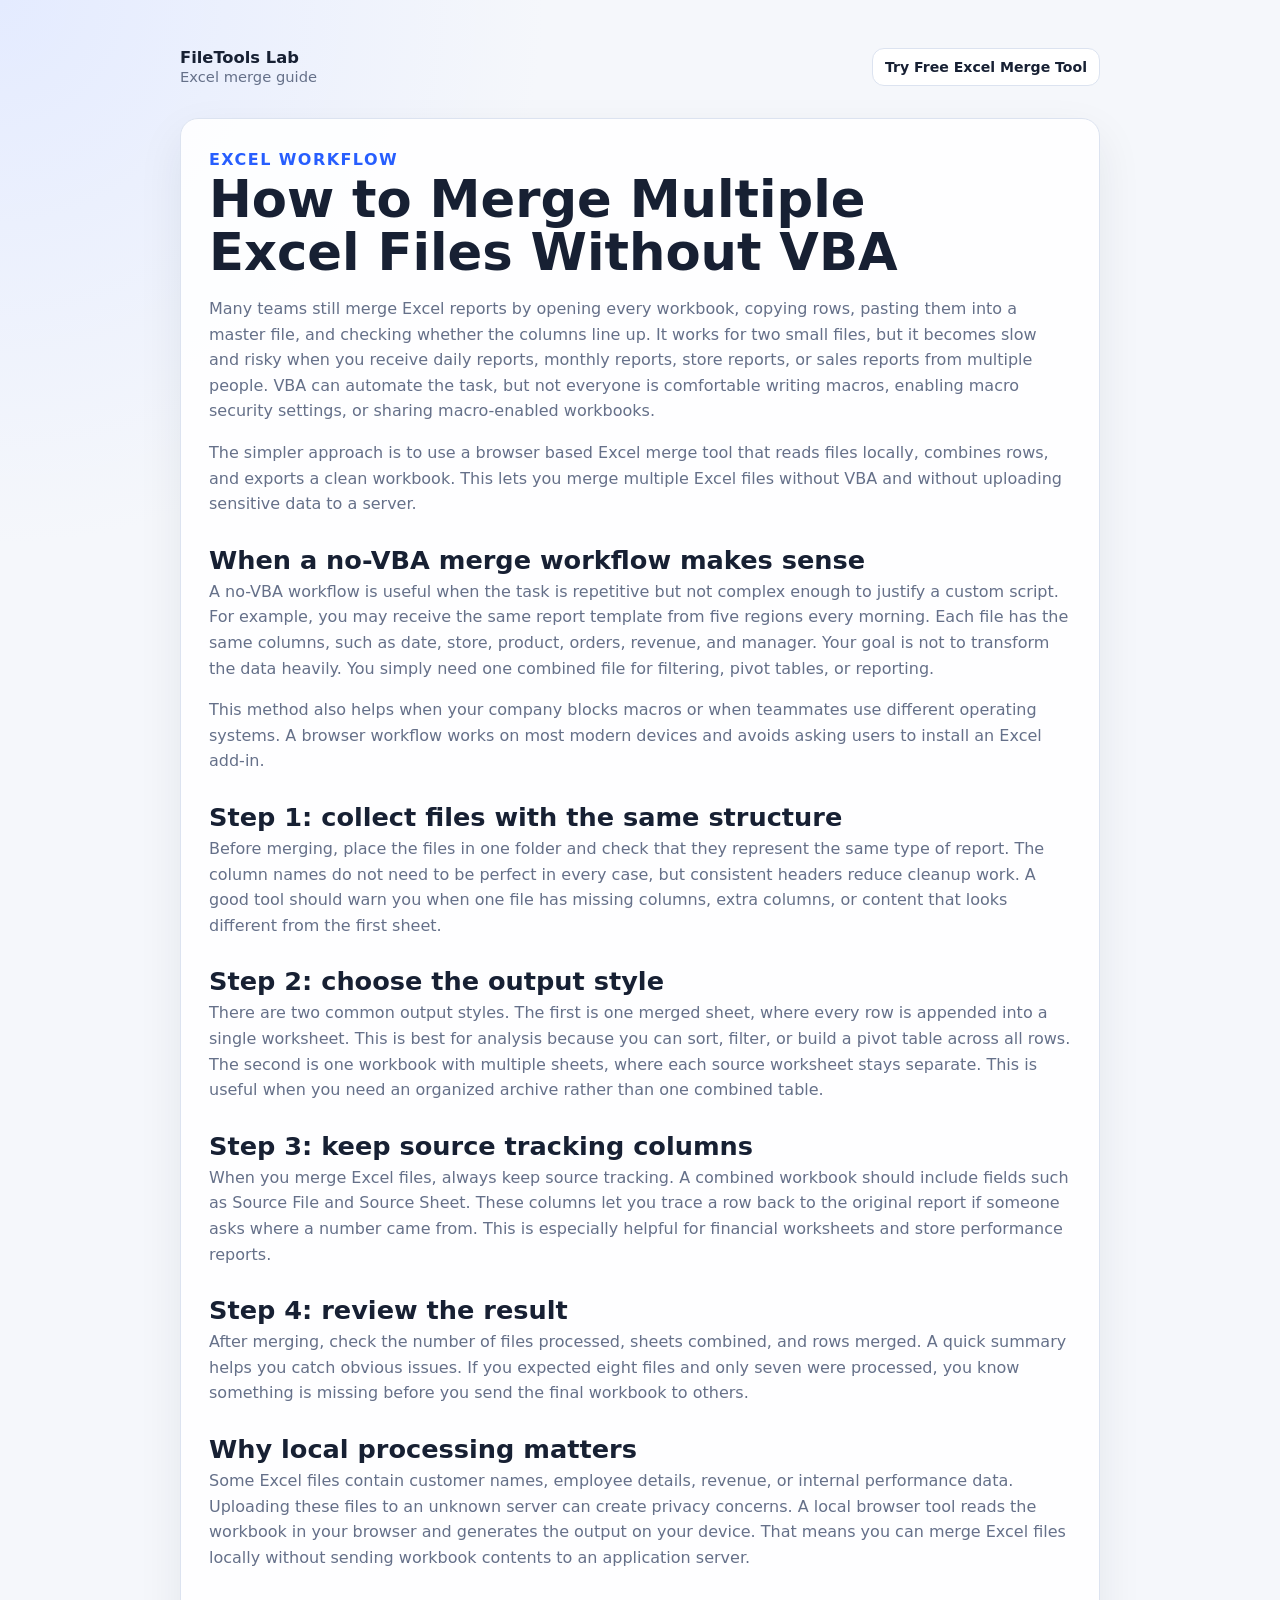
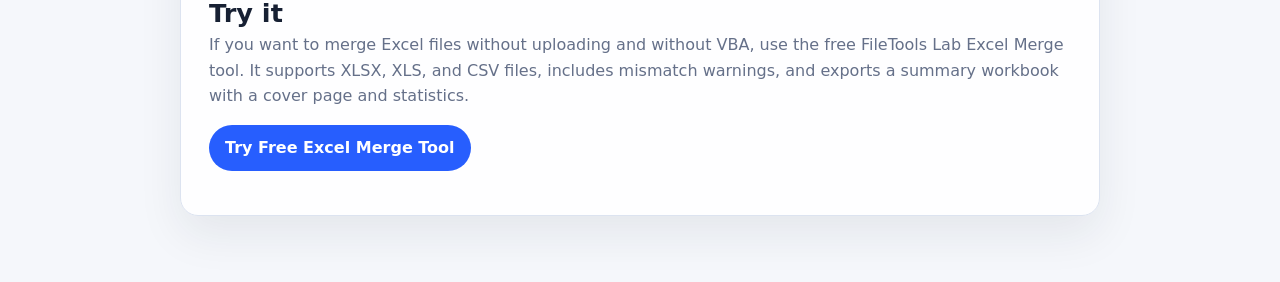
<file: blog/merge-multiple-excel-files-without-vba.html>
<!DOCTYPE html>
<html lang="en">
<head>
  <meta charset="UTF-8" />
  <meta name="viewport" content="width=device-width, initial-scale=1.0" />
  <meta name="description" content="Learn how to merge multiple Excel files without VBA using a private browser-based workflow that keeps XLSX, XLS and CSV files on your device." />
  <meta name="robots" content="index, follow" />
  <link rel="canonical" href="https://filetools-lab.github.io/excelmerge/blog/merge-multiple-excel-files-without-vba.html" />
  <link rel="stylesheet" href="../styles.css" />
  <title>How to Merge Multiple Excel Files Without VBA</title>
</head>
<body>
  <main class="app-shell article-shell">
    <header class="top-bar">
      <div><strong>FileTools Lab</strong><span>Excel merge guide</span></div>
      <a class="small-button" href="../">Try Free Excel Merge Tool</a>
    </header>
    <article class="content-section article-page">
      <p class="eyebrow">Excel Workflow</p>
      <h1>How to Merge Multiple Excel Files Without VBA</h1>
      <p>Many teams still merge Excel reports by opening every workbook, copying rows, pasting them into a master file, and checking whether the columns line up. It works for two small files, but it becomes slow and risky when you receive daily reports, monthly reports, store reports, or sales reports from multiple people. VBA can automate the task, but not everyone is comfortable writing macros, enabling macro security settings, or sharing macro-enabled workbooks.</p>
      <p>The simpler approach is to use a browser based Excel merge tool that reads files locally, combines rows, and exports a clean workbook. This lets you merge multiple Excel files without VBA and without uploading sensitive data to a server.</p>
      <h2>When a no-VBA merge workflow makes sense</h2>
      <p>A no-VBA workflow is useful when the task is repetitive but not complex enough to justify a custom script. For example, you may receive the same report template from five regions every morning. Each file has the same columns, such as date, store, product, orders, revenue, and manager. Your goal is not to transform the data heavily. You simply need one combined file for filtering, pivot tables, or reporting.</p>
      <p>This method also helps when your company blocks macros or when teammates use different operating systems. A browser workflow works on most modern devices and avoids asking users to install an Excel add-in.</p>
      <h2>Step 1: collect files with the same structure</h2>
      <p>Before merging, place the files in one folder and check that they represent the same type of report. The column names do not need to be perfect in every case, but consistent headers reduce cleanup work. A good tool should warn you when one file has missing columns, extra columns, or content that looks different from the first sheet.</p>
      <h2>Step 2: choose the output style</h2>
      <p>There are two common output styles. The first is one merged sheet, where every row is appended into a single worksheet. This is best for analysis because you can sort, filter, or build a pivot table across all rows. The second is one workbook with multiple sheets, where each source worksheet stays separate. This is useful when you need an organized archive rather than one combined table.</p>
      <h2>Step 3: keep source tracking columns</h2>
      <p>When you merge Excel files, always keep source tracking. A combined workbook should include fields such as Source File and Source Sheet. These columns let you trace a row back to the original report if someone asks where a number came from. This is especially helpful for financial worksheets and store performance reports.</p>
      <h2>Step 4: review the result</h2>
      <p>After merging, check the number of files processed, sheets combined, and rows merged. A quick summary helps you catch obvious issues. If you expected eight files and only seven were processed, you know something is missing before you send the final workbook to others.</p>
      <h2>Why local processing matters</h2>
      <p>Some Excel files contain customer names, employee details, revenue, or internal performance data. Uploading these files to an unknown server can create privacy concerns. A local browser tool reads the workbook in your browser and generates the output on your device. That means you can merge Excel files locally without sending workbook contents to an application server.</p>
      <h2>Try it</h2>
      <p>If you want to merge Excel files without uploading and without VBA, use the free FileTools Lab Excel Merge tool. It supports XLSX, XLS, and CSV files, includes mismatch warnings, and exports a summary workbook with a cover page and statistics.</p>
      <p><a class="primary-action" href="../">Try Free Excel Merge Tool</a></p>
    </article>
  </main>
</body>
</html>
</file>
<file: styles.css>
:root {
  color-scheme: light;
  --bg: #f5f7fb;
  --card: #ffffff;
  --ink: #172033;
  --muted: #657089;
  --primary: #275efe;
  --primary-dark: #1645ca;
  --border: #dce3f0;
  --soft: #eef3ff;
  --success: #147a3f;
  --shadow: 0 18px 45px rgba(23, 32, 51, 0.08);
}

* { box-sizing: border-box; }

body {
  margin: 0;
  min-height: 100vh;
  font-family: Inter, ui-sans-serif, system-ui, -apple-system, BlinkMacSystemFont, "Segoe UI", sans-serif;
  background: radial-gradient(circle at top left, #e4ebff, transparent 34rem), var(--bg);
  color: var(--ink);
}

.app-shell {
  width: min(1180px, calc(100% - 32px));
  margin: 0 auto;
  padding: 48px 0;
}

.top-bar {
  display: flex;
  justify-content: space-between;
  gap: 16px;
  align-items: center;
  margin-bottom: 32px;
}
.top-bar strong { display: block; font-size: 1.02rem; }
.top-bar span { color: var(--muted); font-size: 0.92rem; }
.privacy-badge {
  display: inline-flex;
  gap: 8px;
  align-items: center;
  margin-left: auto;
  padding: 9px 12px;
  border: 1px solid rgba(20, 122, 63, 0.22);
  border-radius: 999px;
  background: #edf8f1;
  color: var(--success);
}
.privacy-badge span {
  color: var(--success);
  font-size: 0.72rem;
}
.privacy-badge strong {
  color: var(--success);
  font-size: 0.88rem;
}
.top-actions {
  display: inline-flex;
  gap: 8px;
  align-items: center;
}
.small-button {
  display: inline-flex;
  align-items: center;
  justify-content: center;
  min-height: 38px;
  padding: 9px 12px;
  border: 1px solid var(--border);
  border-radius: 12px;
  background: #fff;
  color: var(--ink);
  font: inherit;
  font-size: 0.88rem;
  font-weight: 800;
  text-decoration: none;
  cursor: pointer;
}
.small-button:hover {
  border-color: #bccae2;
  background: #f8faff;
}
.secondary-link { color: var(--primary-dark); }
.language-switcher {
  display: inline-flex;
  gap: 10px;
  align-items: center;
  color: var(--muted);
  font-size: 0.92rem;
  font-weight: 700;
}
.language-switcher select {
  min-width: 112px;
  padding: 9px 12px;
  border: 1px solid var(--border);
  border-radius: 12px;
  background: #fff;
  color: var(--ink);
  font: inherit;
}

.hero {
  display: grid;
  gap: 12px;
  margin-bottom: 28px;
}

.eyebrow {
  margin: 0;
  color: var(--primary);
  font-weight: 800;
  letter-spacing: 0.09em;
  text-transform: uppercase;
}

h1, h2, p { margin-top: 0; }
h1 { max-width: 820px; margin-bottom: 0; font-size: clamp(2.25rem, 5vw, 4.5rem); line-height: 0.98; }
h2 { margin-bottom: 8px; font-size: 1.3rem; }
p { color: var(--muted); line-height: 1.6; }
.hero-copy { max-width: 760px; font-size: 1.08rem; }
.hero-points {
  display: flex;
  flex-wrap: wrap;
  gap: 10px;
  margin: 2px 0 0;
  padding: 0;
  list-style: none;
}
.hero-points li {
  padding: 8px 11px;
  border: 1px solid rgba(20, 122, 63, 0.2);
  border-radius: 999px;
  background: #edf8f1;
  color: var(--success);
  font-size: 0.9rem;
  font-weight: 900;
}
.hero-actions {
  display: flex;
  flex-wrap: wrap;
  gap: 10px;
  align-items: center;
}
.primary-action {
  display: inline-flex;
  align-items: center;
  justify-content: center;
  min-height: 42px;
  padding: 10px 16px;
  border-radius: 999px;
  background: var(--primary);
  color: #fff;
  font-weight: 900;
  text-decoration: none;
}
.primary-action:hover { background: var(--primary-dark); }
.demo-button {
  min-height: 42px;
  color: var(--primary-dark);
}

.card, .stat-card {
  background: rgba(255, 255, 255, 0.9);
  border: 1px solid var(--border);
  border-radius: 24px;
  box-shadow: var(--shadow);
}

.card { padding: 24px; margin-bottom: 22px; }
.uploader {
  display: grid;
  grid-template-columns: 1fr minmax(280px, 430px);
  gap: 24px;
  align-items: center;
  margin-bottom: 0;
}

.workspace-section,
.results-section {
  display: grid;
  gap: 14px;
  margin-bottom: 26px;
  padding: 16px;
  border: 1px solid #cad8f3;
  border-radius: 26px;
  background: linear-gradient(180deg, rgba(238, 243, 255, 0.76), rgba(255, 255, 255, 0.54));
}
.results-section {
  border-color: #cde5d5;
  background: linear-gradient(180deg, rgba(237, 248, 241, 0.78), rgba(255, 255, 255, 0.56));
}
.section-band {
  display: grid;
  gap: 4px;
  padding: 8px 8px 2px;
}
.section-band h2 {
  margin: 0;
  font-size: clamp(1.25rem, 2vw, 1.72rem);
}
.section-band p:last-child {
  margin: 0;
  max-width: 760px;
  font-size: 0.95rem;
}
.result-band .eyebrow { color: var(--success); }

.content-section {
  margin-bottom: 18px;
  padding: 16px 18px;
  border: 1px solid var(--border);
  border-radius: 18px;
  background: rgba(255, 255, 255, 0.9);
  box-shadow: var(--shadow);
}
.content-section .section-header {
  margin-bottom: 10px;
}
.content-section h2 {
  margin-bottom: 4px;
  font-size: clamp(1.25rem, 2vw, 1.65rem);
}
.content-section .section-header p:not(.eyebrow) {
  margin: 0;
  font-size: 0.92rem;
}
.steps-grid {
  display: grid;
  grid-template-columns: repeat(4, minmax(0, 1fr));
  gap: 8px;
  margin: 0;
  padding: 0;
  list-style: none;
  counter-reset: step;
}
.steps-grid li {
  position: relative;
  display: grid;
  gap: 4px;
  min-height: 0;
  padding: 12px 12px 12px 42px;
  border: 1px solid var(--border);
  border-radius: 12px;
  background: #fff;
}
.steps-grid li::before {
  counter-increment: step;
  content: counter(step);
  position: absolute;
  top: 12px;
  left: 12px;
  display: grid;
  place-items: center;
  width: 22px;
  height: 22px;
  border-radius: 999px;
  background: var(--primary);
  color: #fff;
  font-size: 0.74rem;
  font-weight: 900;
}
.steps-grid strong {
  color: var(--ink);
  font-size: 0.9rem;
}
.steps-grid span {
  color: var(--muted);
  font-size: 0.8rem;
  line-height: 1.35;
}

.check-grid,
.feature-list {
  display: grid;
  grid-template-columns: repeat(3, minmax(0, 1fr));
  gap: 10px;
  margin: 0;
  padding: 0;
  list-style: none;
}
.check-grid li,
.feature-list li {
  position: relative;
  padding: 10px 12px 10px 34px;
  border: 1px solid var(--border);
  border-radius: 14px;
  background: #fff;
  color: var(--ink);
  font-weight: 800;
}
.check-grid li::before,
.feature-list li::before {
  content: "✓";
  position: absolute;
  left: 12px;
  color: var(--success);
  font-weight: 900;
}
.professional-section {
  background: linear-gradient(135deg, #fff, #f8faff);
}
.blog-list {
  display: grid;
  grid-template-columns: repeat(2, minmax(0, 1fr));
  gap: 10px;
}
.blog-list a {
  display: block;
  padding: 14px 16px;
  border: 1px solid var(--border);
  border-radius: 14px;
  background: #fff;
  color: var(--primary-dark);
  font-weight: 900;
  line-height: 1.35;
  text-decoration: none;
}
.blog-list a:hover {
  border-color: #bccae2;
  background: #f8faff;
}
.article-shell {
  max-width: 920px;
}
.article-page {
  padding: 28px;
}
.article-page h1 {
  margin-bottom: 16px;
  font-size: clamp(2rem, 4vw, 3.4rem);
  line-height: 1.05;
}
.article-page h2 {
  margin-top: 28px;
}
.article-page p {
  font-size: 1rem;
}
.site-footer {
  display: grid;
  gap: 6px;
  margin: 22px 0 0;
  padding: 20px 4px 0;
  border-top: 1px solid var(--border);
  color: var(--muted);
}
.site-footer strong {
  color: var(--ink);
}
.site-footer span {
  font-size: 0.9rem;
  line-height: 1.5;
}
.footer-analytics {
  color: var(--muted);
  font-size: 0.78rem;
  line-height: 1.6;
}
.footer-analytics strong {
  color: var(--success);
  font-weight: 900;
}

.privacy-panel {
  display: grid;
  grid-template-columns: minmax(0, 1fr) minmax(320px, 0.92fr);
  gap: 20px;
  align-items: center;
  margin-bottom: 22px;
  padding: 22px 24px;
  border: 1px solid rgba(20, 122, 63, 0.22);
  border-radius: 24px;
  background: linear-gradient(135deg, #ffffff, #f2fbf5);
  box-shadow: var(--shadow);
}
.privacy-panel h2 { margin-bottom: 8px; }
.privacy-panel p:last-child { margin-bottom: 0; }
.privacy-points {
  display: grid;
  gap: 10px;
  margin: 0;
  padding: 0;
  list-style: none;
}
.privacy-points li {
  display: grid;
  gap: 4px;
  padding: 12px;
  border: 1px solid rgba(20, 122, 63, 0.18);
  border-radius: 14px;
  background: rgba(255, 255, 255, 0.78);
}
.privacy-points strong {
  color: var(--ink);
  font-size: 0.94rem;
}
.privacy-points span {
  color: var(--muted);
  font-size: 0.86rem;
  line-height: 1.45;
}

.demo-panel {
  margin-bottom: 22px;
  padding: 24px;
  border: 1px solid var(--border);
  border-radius: 24px;
  background:
    linear-gradient(135deg, rgba(255, 255, 255, 0.95), rgba(246, 249, 255, 0.95)),
    #fff;
  box-shadow: var(--shadow);
}
.demo-stage {
  display: grid;
  grid-template-columns: minmax(0, 1fr) 72px minmax(0, 1fr);
  gap: 12px;
  align-items: center;
}
.demo-side { display: grid; gap: 12px; }
.demo-label {
  color: var(--muted);
  font-weight: 800;
  text-transform: uppercase;
  letter-spacing: 0.04em;
}
.demo-card {
  min-height: 210px;
  padding: 14px;
  border: 1px solid var(--border);
  border-radius: 18px;
  background: #fff;
  box-shadow: 0 12px 28px rgba(23, 32, 51, 0.07);
}
.compact-card {
  display: grid;
  gap: 12px;
  align-content: start;
}
.demo-card-header {
  display: flex;
  justify-content: space-between;
  gap: 12px;
  align-items: flex-start;
  padding-bottom: 12px;
  border-bottom: 1px solid var(--border);
}
.demo-card-header strong {
  color: var(--ink);
  font-size: 1rem;
  text-align: right;
}
.table-stack {
  display: grid;
  gap: 8px;
}
.mini-table {
  display: grid;
  gap: 6px;
  min-height: 48px;
  padding: 8px 10px;
  border-radius: 12px;
  background: #f8faff;
}
.mini-table strong,
.merged-title strong {
  color: var(--ink);
  font-size: 0.86rem;
}
.row-bars,
.merged-grid {
  display: grid;
  gap: 4px;
}
.row-bars span,
.merged-grid span {
  display: grid;
  place-items: center;
  min-height: 17px;
  border-radius: 999px;
  background: linear-gradient(90deg, #dce6f7, #edf3ff);
  color: #34415a;
  font-size: 0.68rem;
  font-weight: 800;
}
.row-bars { grid-template-columns: repeat(5, 1fr); }
.merged-table {
  display: grid;
  gap: 10px;
}
.demo-arrow {
  position: relative;
  display: flex;
  align-items: center;
  justify-content: center;
  min-height: 40px;
  padding: 0 10px;
  border-radius: 999px;
  background: var(--primary);
  color: #fff;
  font-weight: 900;
  box-shadow: 0 12px 24px rgba(39, 94, 254, 0.18);
}
.demo-arrow::after {
  content: "";
  position: absolute;
  right: -10px;
  width: 0;
  height: 0;
  border-top: 10px solid transparent;
  border-bottom: 10px solid transparent;
  border-left: 12px solid var(--primary);
}
.output-book {
  border-color: #b7c7ea;
  background: linear-gradient(180deg, #fff, #f9fbff);
  animation: bookPulse 4.8s ease-in-out infinite;
}
.merged-title {
  display: flex;
  justify-content: space-between;
  gap: 10px;
  align-items: center;
  padding: 8px 10px;
  border-radius: 12px;
  background: var(--soft);
}
.merged-title span {
  color: var(--primary-dark);
  font-size: 0.78rem;
  font-weight: 800;
}
.merged-grid {
  grid-template-columns: repeat(5, 1fr);
  padding: 10px;
  border: 1px solid #d8e3f7;
  border-radius: 12px;
  background: #fff;
}
.merged-grid span {
  min-height: 18px;
  background: linear-gradient(90deg, rgba(39, 94, 254, 0.72), rgba(20, 122, 63, 0.34));
  color: #fff;
}
.merged-note {
  padding: 8px 10px;
  border-radius: 12px;
  background: #f8faff;
  color: var(--muted);
  font-size: 0.78rem;
  line-height: 1.4;
}

@keyframes dataFlow {
  0% { background-position: 120% 0; opacity: 0.35; }
  45% { opacity: 1; }
  100% { background-position: -120% 0; opacity: 0.35; }
}

@keyframes bookPulse {
  0%, 100% { transform: scale(1); }
  50% { transform: scale(1.015); }
}

.drop-zone {
  display: grid;
  place-items: center;
  min-height: 210px;
  padding: 26px;
  border: 2px dashed #a9b8d8;
  border-radius: 22px;
  background: var(--soft);
  cursor: pointer;
  text-align: center;
  transition: border-color 180ms ease, transform 180ms ease, background 180ms ease;
}

.drop-zone:hover, .drop-zone.drag-over { border-color: var(--primary); transform: translateY(-2px); background: #e8efff; }
.drop-zone input { display: none; }
.drop-icon { font-size: 2.8rem; }
.drop-title { display: block; margin-top: 10px; font-weight: 800; }
.drop-hint { display: block; color: var(--muted); font-size: 0.92rem; }

.pending-summary {
  grid-column: 1 / -1;
  display: grid;
  grid-template-columns: auto auto 1fr;
  gap: 10px;
  align-items: center;
  padding: 12px 14px;
  border: 1px solid #cbd7ee;
  border-radius: 16px;
  background: #f8faff;
}
.pending-summary span {
  color: var(--muted);
  font-weight: 800;
  text-transform: uppercase;
  letter-spacing: 0.04em;
  font-size: 0.82rem;
}
.pending-summary strong {
  display: grid;
  place-items: center;
  min-width: 34px;
  min-height: 34px;
  border-radius: 999px;
  background: var(--primary);
  color: #fff;
  font-size: 1.1rem;
}
.pending-summary small {
  color: var(--muted);
  line-height: 1.45;
}

.merge-options {
  grid-column: 1 / -1;
  display: grid;
  grid-template-columns: repeat(2, minmax(0, 1fr));
  gap: 12px;
  margin: 0;
  padding: 0;
  border: 0;
}
.merge-options legend {
  margin-bottom: 8px;
  color: var(--ink);
  font-weight: 800;
}
.option-card {
  display: flex;
  gap: 12px;
  align-items: flex-start;
  min-height: 150px;
  padding: 14px;
  border: 1px solid var(--border);
  border-radius: 18px;
  background: #fff;
  cursor: pointer;
}
.option-card input { margin-top: 4px; accent-color: var(--primary); }
.option-card strong { display: block; margin-bottom: 4px; }
.option-card small { color: var(--muted); line-height: 1.45; }
.option-body {
  display: grid;
  gap: 10px;
  width: 100%;
}
.mode-preview {
  display: grid;
  gap: 8px;
  min-height: 72px;
  padding: 10px;
  border: 1px solid #e4ebf7;
  border-radius: 14px;
  background: #f8faff;
}
.one-sheet-preview {
  grid-template-columns: minmax(0, 0.85fr) minmax(0, 0.85fr) auto minmax(0, 1.25fr);
  align-items: center;
}
.sheet-mini {
  display: grid;
  gap: 6px;
  padding: 7px;
  border: 1px solid #d8e3f7;
  border-radius: 12px;
  background: #fff;
}
.sheet-mini strong {
  color: var(--ink);
  font-size: 0.68rem;
  line-height: 1;
}
.letter-row {
  display: grid;
  grid-template-columns: repeat(4, minmax(0, 1fr));
  gap: 3px;
}
.merged-mini .letter-row {
  grid-template-columns: repeat(8, minmax(0, 1fr));
}
.letter-row i {
  display: grid;
  place-items: center;
  min-height: 18px;
  border-radius: 999px;
  background: #dfe8fa;
  color: #34415a;
  font-size: 0.66rem;
  font-style: normal;
  font-weight: 900;
}
.merged-mini .letter-row i {
  background: linear-gradient(90deg, rgba(39, 94, 254, 0.78), rgba(20, 122, 63, 0.38));
  color: #fff;
}
.preview-arrow {
  color: var(--primary);
  font-weight: 900;
}
.workbook-preview {
  grid-template-columns: repeat(3, minmax(0, 1fr));
  align-items: center;
}
.sheet-pill {
  display: grid;
  place-items: center;
  min-height: 44px;
  padding: 7px 8px;
  border: 1px solid #d8e3f7;
  border-radius: 12px;
  background: #fff;
  color: var(--primary-dark);
  font-size: 0.76rem;
  font-weight: 900;
  text-align: center;
}

.actions { display: flex; gap: 12px; flex-wrap: wrap; }
button {
  border: 0;
  border-radius: 999px;
  padding: 12px 18px;
  background: var(--primary);
  color: #fff;
  font-weight: 800;
  cursor: pointer;
  transition: background 160ms ease, transform 160ms ease, opacity 160ms ease;
}
button:hover:not(:disabled) { background: var(--primary-dark); transform: translateY(-1px); }
button:disabled { cursor: not-allowed; opacity: 0.48; }
button.secondary { background: #e8edf7; color: var(--ink); }
button.secondary:hover:not(:disabled) { background: #dbe4f3; }

.file-list { grid-column: 1 / -1; display: grid; gap: 8px; margin: 0; padding: 0; list-style: none; }
.file-list li { display: flex; justify-content: space-between; gap: 12px; padding: 10px 12px; border: 1px solid var(--border); border-radius: 14px; background: #fff; }
.file-size { color: var(--muted); white-space: nowrap; }
.status { grid-column: 1 / -1; margin: 0; color: var(--success); font-weight: 700; }

.stats-grid { display: grid; grid-template-columns: repeat(auto-fit, minmax(150px, 1fr)); gap: 16px; margin-bottom: 0; }
.stat-card { padding: 18px; }
.stat-label { display: block; margin-bottom: 8px; color: var(--muted); font-size: 0.9rem; font-weight: 700; text-transform: uppercase; letter-spacing: 0.04em; }
.stat-card strong { font-size: 2rem; }
.result-card {
  border-color: #cde5d5;
  background: linear-gradient(180deg, #fff, #f7fff9);
}
.result-card strong { color: var(--success); }

.section-header { display: flex; justify-content: space-between; gap: 18px; align-items: flex-start; margin-bottom: 16px; }
.table-wrap { width: 100%; overflow: auto; border: 1px solid var(--border); border-radius: 18px; }
.preview-wrap { max-height: 520px; }
table { width: 100%; border-collapse: collapse; background: #fff; }
th, td { padding: 12px 14px; border-bottom: 1px solid var(--border); text-align: left; vertical-align: top; white-space: nowrap; }
th { position: sticky; top: 0; z-index: 1; background: #f8faff; color: #394761; font-size: 0.82rem; text-transform: uppercase; letter-spacing: 0.04em; }
tr:last-child td { border-bottom: 0; }
.empty-state { color: var(--muted); text-align: center; white-space: normal; }

.modal-backdrop {
  position: fixed;
  inset: 0;
  z-index: 10;
  display: grid;
  place-items: center;
  padding: 24px;
  background: rgba(23, 32, 51, 0.42);
}
.modal-backdrop[hidden] { display: none; }
.modal-card {
  display: grid;
  gap: 16px;
  width: min(760px, 100%);
  max-height: min(760px, calc(100vh - 48px));
  padding: 24px;
  overflow: auto;
  border: 1px solid var(--border);
  border-radius: 22px;
  background: #fff;
  box-shadow: 0 28px 70px rgba(23, 32, 51, 0.26);
}
.modal-header {
  display: flex;
  justify-content: space-between;
  gap: 16px;
}
.validation-list {
  display: grid;
  gap: 10px;
  max-height: 340px;
  overflow: auto;
}
.validation-item {
  display: grid;
  gap: 6px;
  padding: 12px;
  border: 1px solid #f0c7c7;
  border-radius: 14px;
  background: #fff8f8;
}
.validation-item strong {
  color: #8a1f1f;
  font-size: 0.94rem;
}
.validation-item span {
  color: var(--ink);
  line-height: 1.45;
}
.validation-item small {
  color: var(--muted);
  line-height: 1.45;
}
.modal-actions {
  display: flex;
  justify-content: flex-end;
  gap: 12px;
  flex-wrap: wrap;
}
.faq-list {
  display: grid;
  gap: 10px;
}
.faq-list details {
  border: 1px solid var(--border);
  border-radius: 16px;
  background: #fff;
}
.faq-list summary {
  cursor: pointer;
  padding: 15px 16px;
  color: var(--ink);
  font-weight: 800;
}
.faq-list p {
  margin: 0;
  padding: 0 16px 16px;
}

@media (max-width: 820px) {
  .top-bar { align-items: flex-start; flex-direction: column; }
  .privacy-badge { margin-left: 0; }
  .top-actions { flex-wrap: wrap; }
  .privacy-panel { grid-template-columns: 1fr; }
  .uploader, .stats-grid, .merge-options, .steps-grid, .check-grid, .feature-list, .blog-list { grid-template-columns: 1fr; }
  .demo-stage { grid-template-columns: minmax(0, 1fr) 58px minmax(0, 1fr); gap: 8px; }
  .demo-card { min-height: 0; }
  .demo-arrow { min-height: 34px; padding: 0 6px; font-size: 0.72rem; }
  .demo-arrow::after { right: -8px; border-top-width: 8px; border-bottom-width: 8px; border-left-width: 10px; }
  .demo-card-header { flex-direction: column; gap: 4px; }
  .demo-card-header strong { text-align: left; }
  .pending-summary { grid-template-columns: auto auto; }
  .pending-summary small { grid-column: 1 / -1; }
  .one-sheet-preview, .workbook-preview { grid-template-columns: 1fr; }
  .section-header { flex-direction: column; }
  button { width: 100%; }
  .primary-action, .small-button { width: 100%; }
  .modal-actions { flex-direction: column-reverse; }
}

@media (max-width: 560px) {
  .demo-stage { grid-template-columns: 1fr; }
  .demo-arrow { justify-self: center; min-width: 92px; }
  .demo-arrow::after { display: none; }
}
</file>
